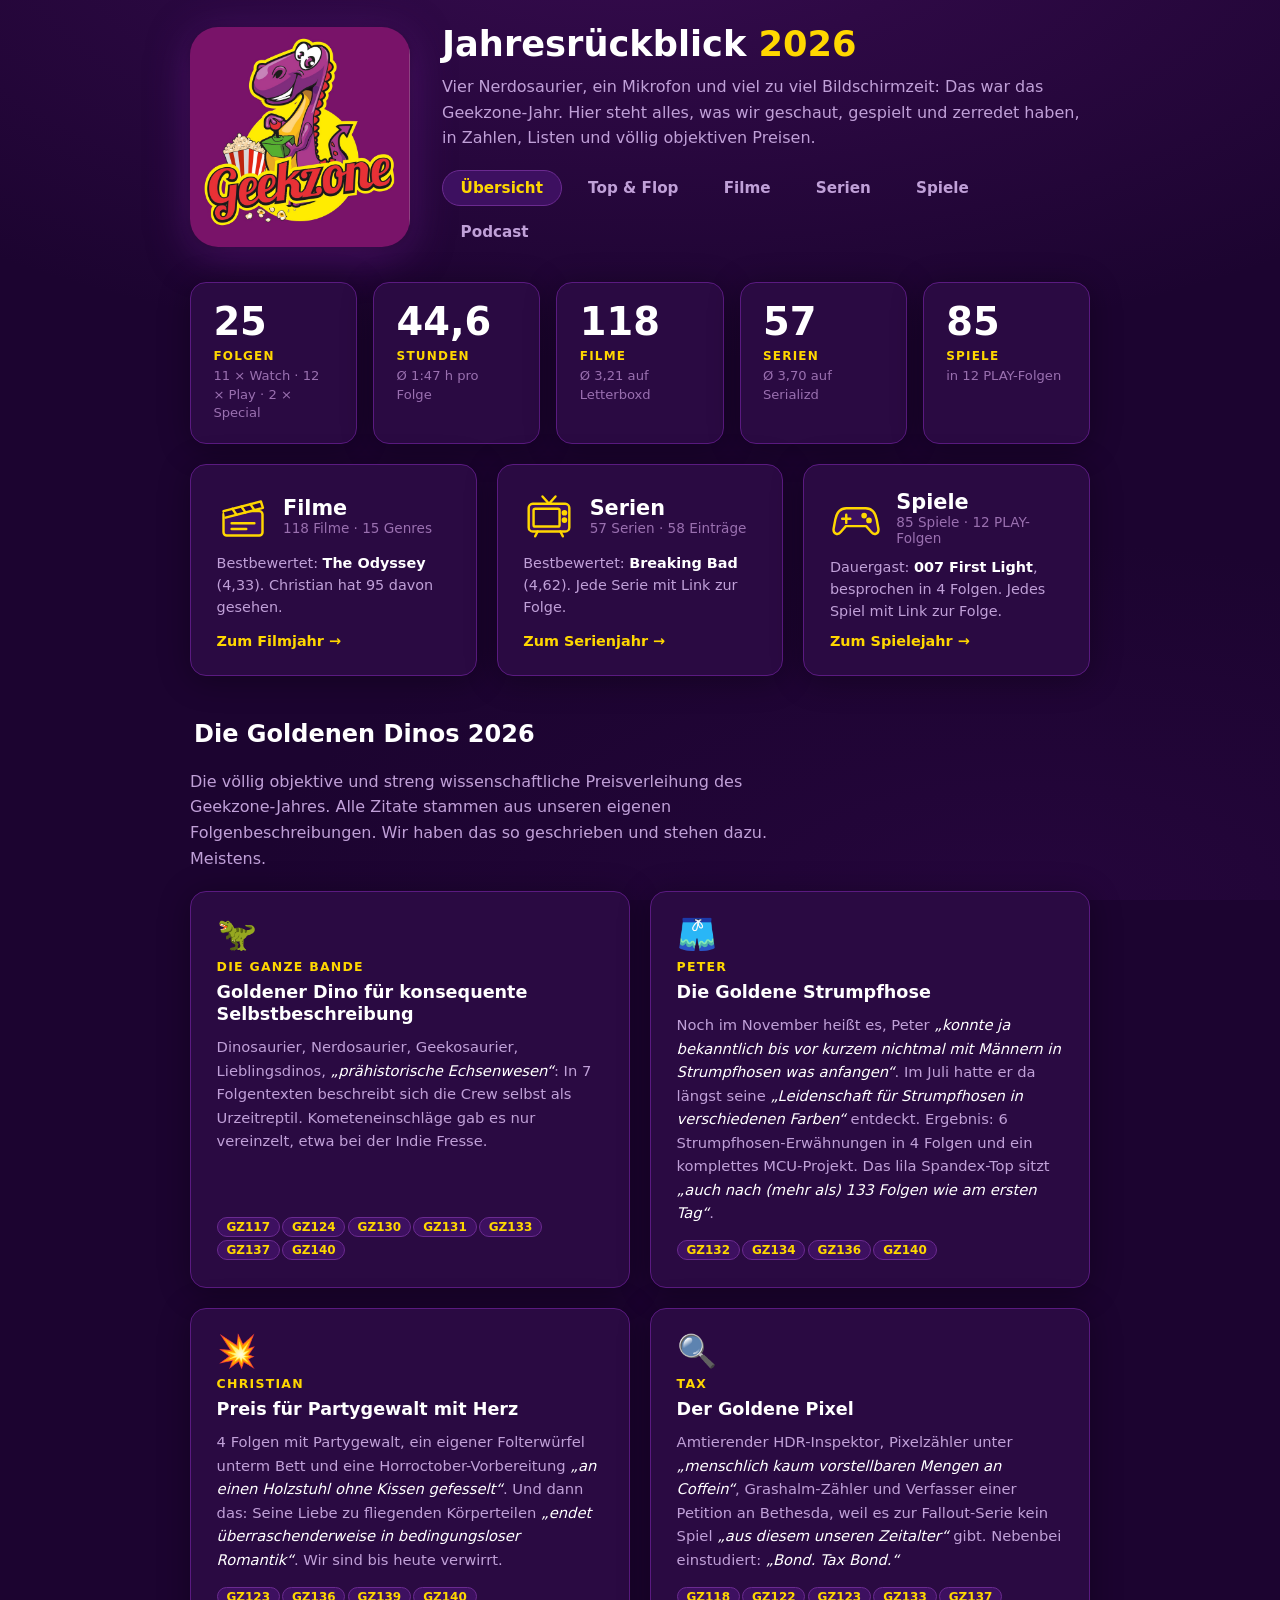
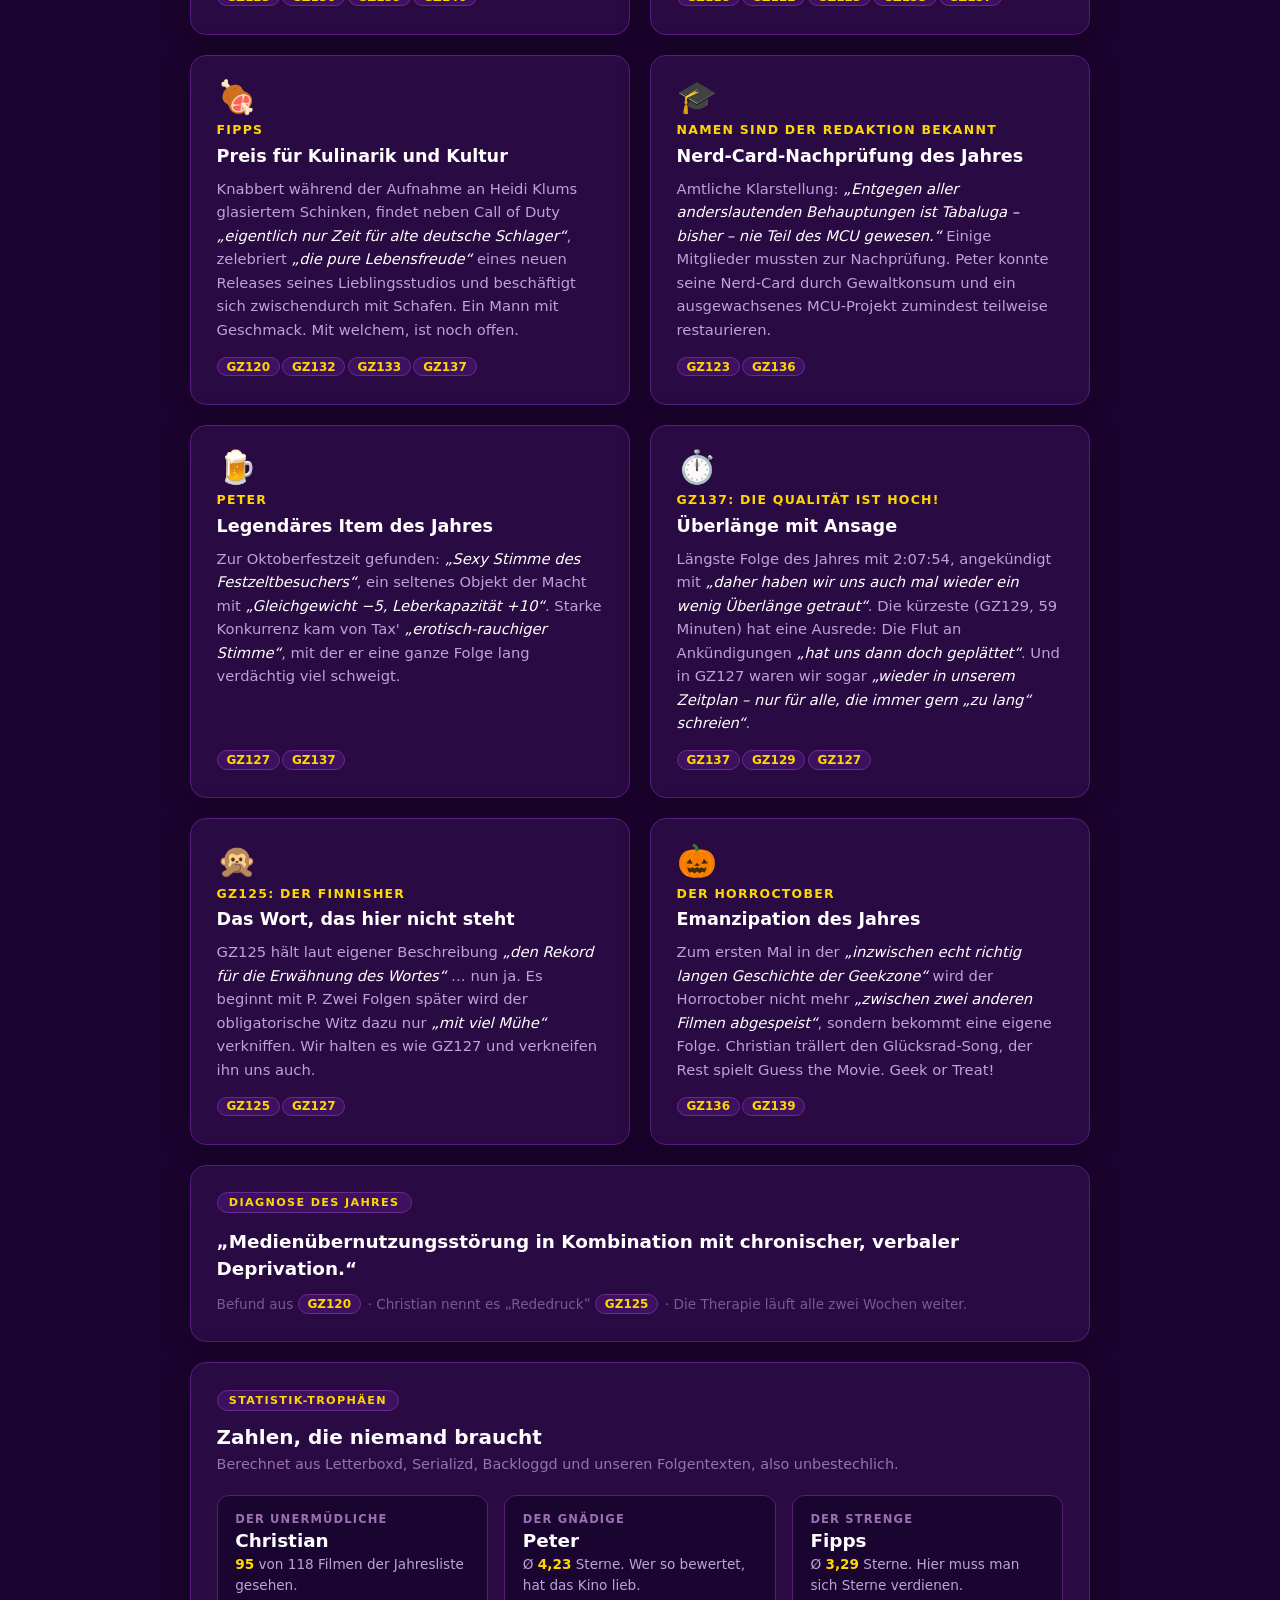
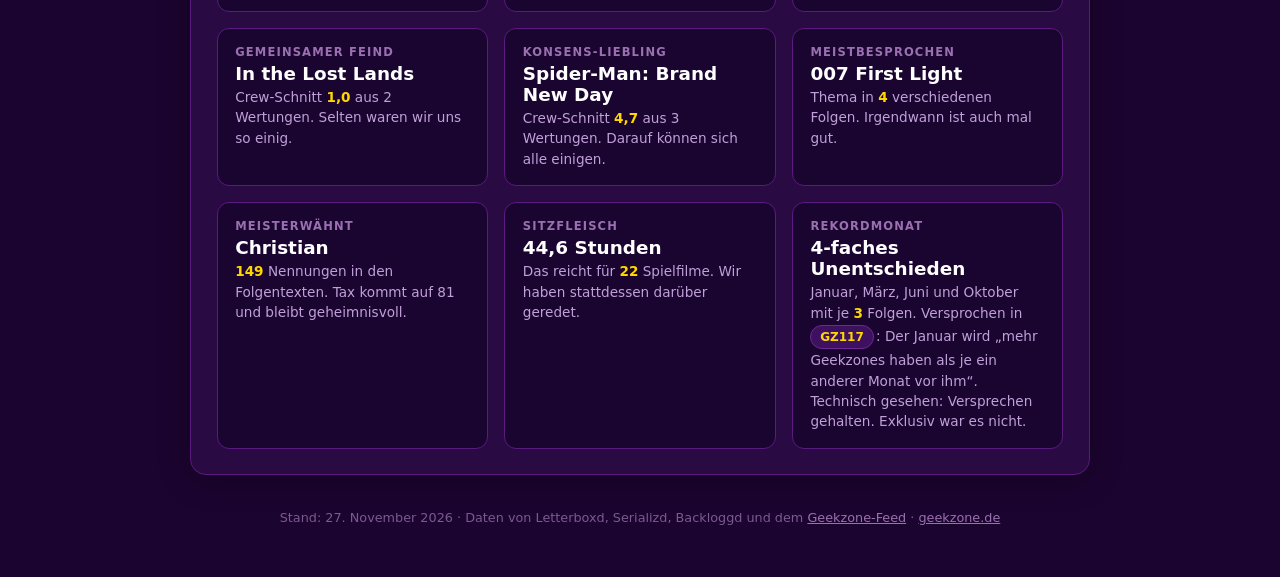
<file: index.html>
<!doctype html>
<html lang="de">
<head>
<meta charset="utf-8">
<meta name="viewport" content="width=device-width, initial-scale=1">
<title>Geekzone Jahresrückblick 2026</title>
<meta name="description" content="Der Jahresrückblick des Geekzone-Podcasts: alle Filme, Serien und Spiele 2026 – plus die Goldenen Dinos.">
<link rel="icon" href="assets/logo.jpg">
<link rel="stylesheet" href="assets/site.css">
<style>
  .kpi-row { display: grid; grid-template-columns: repeat(5, minmax(0, 1fr)); gap: 1rem; }
  .kpi-row .card { padding: 1.25rem 1.4rem; }
  .kpi-row .num { font-size: 2.4rem; font-weight: 800; color: #fff; line-height: 1; font-variant-numeric: tabular-nums; }
  .kpi-row .lbl { font-size: .75rem; color: var(--gold); font-weight: 700; text-transform: uppercase; letter-spacing: .1em; margin-top: .45rem; }
  .kpi-row .sub2 { font-size: .82rem; color: var(--ink-3); margin-top: .3rem; line-height: 1.4; }
  @media (max-width: 860px) { .kpi-row { grid-template-columns: repeat(2, minmax(0, 1fr)); } .kpi-row > :first-child { grid-column: 1 / -1; } .kpi-row .num { font-size: 2rem; } }

  .tiles { display: grid; grid-template-columns: repeat(3, minmax(0, 1fr)); gap: 1.25rem; }
  @media (max-width: 760px) { .tiles { grid-template-columns: minmax(0, 1fr); } }
  a.tile, div.tile {
    display: flex; flex-direction: column; gap: .7rem; text-decoration: none;
    transition: border-color .15s, transform .15s, box-shadow .15s;
  }
  a.tile:hover, a.tile:focus-visible { border-color: var(--gold); transform: translateY(-2px); box-shadow: 0 8px 36px #6b1a8c66; outline: none; }
  .tile-head { display: flex; align-items: center; gap: .9rem; }
  .tile-head img { width: 52px; height: 52px; flex-shrink: 0; }
  .tile-head h3 { font-size: 1.3rem; font-weight: 800; color: #fff; }
  .tile-head .cnt { color: var(--ink-3); font-size: .85rem; }
  .tile p { color: var(--ink-2); font-size: .9rem; line-height: 1.5; margin: 0; }
  .tile p b { color: #fff; }
  .tile .go { margin-top: auto; color: var(--gold); font-weight: 700; font-size: .9rem; }
  div.tile { opacity: .55; }
  div.tile .go { color: var(--muted); }

  .awards-intro { color: var(--ink-2); line-height: 1.6; max-width: 62ch; }
  .awards { display: grid; grid-template-columns: repeat(2, minmax(0, 1fr)); gap: 1.25rem; }
  @media (max-width: 760px) { .awards { grid-template-columns: minmax(0, 1fr); } }
  .award { display: flex; flex-direction: column; gap: .55rem; }
  .award .badge { font-size: 2rem; line-height: 1; }
  .award h3 { font-size: 1.1rem; font-weight: 800; color: #fff; line-height: 1.25; }
  .award .who { font-size: .78rem; font-weight: 700; text-transform: uppercase; letter-spacing: .1em; color: var(--gold); }
  .award p { color: var(--ink-2); font-size: .92rem; line-height: 1.6; margin: 0; }
  .award q { color: #fff; font-style: italic; }
  .award q::before { content: "„"; } .award q::after { content: "“"; }
  .award .eps { margin-top: auto; padding-top: .3rem; }

  .trophies { display: grid; grid-template-columns: repeat(3, minmax(0, 1fr)); gap: 1rem; }
  @media (max-width: 760px) { .trophies { grid-template-columns: minmax(0, 1fr); } }
  .trophy { background: var(--surface-2); border: 1px solid var(--border); border-radius: 12px; padding: 1rem 1.1rem; }
  .trophy .t { font-size: .72rem; font-weight: 700; text-transform: uppercase; letter-spacing: .1em; color: var(--ink-3); }
  .trophy .w { font-size: 1.15rem; font-weight: 800; color: #fff; margin: .25rem 0 .2rem; }
  .trophy .d { font-size: .85rem; color: var(--ink-2); line-height: 1.5; }
  .trophy .d b { color: var(--gold); }
</style>
</head>
<body>

<header class="hero-header">
  <a href="https://www.geekzone.de/" class="hero-logo"><img src="assets/logo.jpg" alt="Geekzone"></a>
  <div class="hero-text">
    <h1>Jahresrückblick <span class="yr" id="yr">2026</span></h1>
    <p>Vier Nerdosaurier, ein Mikrofon und viel zu viel Bildschirmzeit: Das war das Geekzone-Jahr. Hier steht alles, was wir geschaut,
      gespielt und zerredet haben, in Zahlen, Listen und völlig objektiven Preisen.</p>
    <nav class="hero-nav" aria-label="Rubriken">
      <a href="index.html" class="active" aria-current="page">Übersicht</a>
      <a href="topflop.html">Top &amp; Flop</a>
      <a href="filme.html">Filme</a>
      <a href="serien.html">Serien</a>
      <a href="spiele.html">Spiele</a>
      <a href="https://www.geekzone.de/">Podcast</a>
    </nav>
  </div>
</header>

<main id="app">
  <noscript><div class="card"><p>Diese Seite braucht JavaScript.</p></div></noscript>
</main>

<footer id="footer"></footer>

<script src="data/overview-2026.js"></script>
<script src="data/films-2026.js"></script>
<script src="data/series-2026.js"></script>
<script src="data/games-2026.js"></script>
<script>
(() => {
  const O = window.GZ_OVERVIEW, F = window.GZ_FILMS, SE = window.GZ_SERIES, GA = window.GZ_GAMES;
  const app = document.getElementById('app');
  if (!O || !F || !SE || !GA) {
    app.innerHTML = '<div class="card"><p>Daten fehlen. Bitte <code>scripts/build_overview.py</code>, <code>fetch_letterboxd.py</code>, <code>build_series.py</code> und <code>build_games.py</code> ausführen.</p></div>';
    return;
  }
  const esc = s => String(s ?? '').replace(/[&<>"']/g, c => ({ '&': '&amp;', '<': '&lt;', '>': '&gt;', '"': '&quot;', "'": '&#39;' }[c]));
  const num = (v, d = 2) => v == null ? '–' : v.toLocaleString('de-DE', { minimumFractionDigits: d, maximumFractionDigits: d });
  const hms = s => `${Math.floor(s / 3600)}:${String(Math.floor(s % 3600 / 60)).padStart(2, '0')}:${String(s % 60).padStart(2, '0')}`;
  const hm = s => `${Math.floor(s / 3600)}:${String(Math.round(s % 3600 / 60)).padStart(2, '0')} h`;
  const epById = Object.fromEntries(O.episodes.map(e => [e.id, e]));
  const ep = id => { const e = epById[id]; return e ? `<a class="ep-chip" href="${esc(e.url)}" target="_blank" rel="noopener" title="${esc(e.id)}: ${esc(e.title)}">${esc(e.id)}</a>` : ''; };
  const eps = ids => `<div class="eps">${ids.map(ep).join('')}</div>`;
  const avg = xs => xs.reduce((a, b) => a + b, 0) / (xs.length || 1);

  document.getElementById('yr').textContent = O.year;
  document.title = `Geekzone Jahresrückblick ${O.year}`;

  /* ---------- Kennzahlen ---------- */
  const total = O.totalSeconds, nEp = O.episodes.length;
  const longest = O.episodes.reduce((a, b) => b.duration > a.duration ? b : a);
  const shortest = O.episodes.reduce((a, b) => b.duration < a.duration ? b : a);
  const films = F.films, series = SE.series;
  const fAvg = F.stats.avgLbRating;
  const sAvg = avg(series.filter(s => s.rating != null).map(s => s.rating));
  const topFilm = films.find(f => f.slug === F.stats.lbExtremes.best[0]);
  const topSeries = series.filter(s => s.rating != null).reduce((a, b) => b.rating > a.rating ? b : a);
  const topGame = GA.games.reduce((a, b) => b.episodes.length > a.episodes.length ? b : a);

  /* ---------- Statistik-Trophäen (aus den Daten) ---------- */
  const crew = F.podcasters.filter(p => p.hasData);
  const most = crew.reduce((a, b) => b.watched > a.watched ? b : a);
  const kind = crew.reduce((a, b) => b.avgRating > a.avgRating ? b : a);
  const strict = crew.reduce((a, b) => b.avgRating < a.avgRating ? b : a);
  const crewAvg = f => { const r = Object.values(f.ratings).filter(v => v != null); return r.length ? { n: r.length, v: avg(r) } : null; };
  const scored = films.map(f => ({ f, c: crewAvg(f) })).filter(x => x.c && x.c.n >= 2);
  const foe = scored.reduce((a, b) => b.c.v < a.c.v ? b : a);
  const fav = scored.filter(x => x.c.n >= 3).reduce((a, b) => b.c.v > a.c.v || (b.c.v === a.c.v && b.c.n > a.c.n) ? b : a, { c: { v: -1, n: 0 } });
  const talked = [...films.map(f => ({ t: f.title, n: f.episodes.filter(e => e.how === 'match').length })),
                  ...series.map(s => ({ t: s.title, n: s.episodes.filter(e => e.how === 'match').length })),
                  ...GA.games.map(g => ({ t: g.title, n: g.episodes.filter(e => e.how === 'match').length }))]
                 .reduce((a, b) => b.n > a.n ? b : a);
  const men = Object.entries(O.mentions).sort((a, b) => b[1] - a[1]);
  const MONTHS = ['Januar', 'Februar', 'März', 'April', 'Mai', 'Juni', 'Juli', 'August', 'September', 'Oktober', 'November', 'Dezember'];
  const perMonth = O.episodes.reduce((m, e) => { const k = +e.date.slice(5, 7) - 1; m[k] = (m[k] || 0) + 1; return m; }, {});
  const maxMonth = Math.max(...Object.values(perMonth));
  const topMonths = Object.keys(perMonth).filter(k => perMonth[k] === maxMonth).map(k => MONTHS[k]);
  const g = O.gags;

  app.innerHTML = `
    <section class="kpi-row" aria-label="Das Jahr in Zahlen">
      <div class="card"><div class="num">${nEp}</div><div class="lbl">Folgen</div>
        <div class="sub2">${O.byType.WATCH} × Watch · ${O.byType.PLAY} × Play · ${O.byType.SPECIAL} × Special</div></div>
      <div class="card"><div class="num">${num(total / 3600, 1)}</div><div class="lbl">Stunden</div>
        <div class="sub2">Ø ${hm(total / nEp)} pro Folge</div></div>
      <div class="card"><div class="num">${films.length}</div><div class="lbl">Filme</div>
        <div class="sub2">Ø ${num(fAvg)} auf Letterboxd</div></div>
      <div class="card"><div class="num">${SE.shows}</div><div class="lbl">Serien</div>
        <div class="sub2">Ø ${num(sAvg)} auf Serializd</div></div>
      <div class="card"><div class="num">${GA.count}</div><div class="lbl">Spiele</div>
        <div class="sub2">in ${O.byType.PLAY} PLAY-Folgen</div></div>
    </section>

    <section class="tiles" aria-label="Rubriken">
      <a class="card tile" href="filme.html">
        <div class="tile-head"><img src="assets/icons/filme.svg" alt="" width="52" height="52"><div><h3>Filme</h3><div class="cnt">${films.length} Filme · ${F.stats.genres.length} Genres</div></div></div>
        <p>Bestbewertet: <b>${esc(topFilm.title)}</b> (${num(topFilm.lbRating)}). ${esc(most.name)} hat ${most.watched} davon gesehen.</p>
        <span class="go">Zum Filmjahr →</span>
      </a>
      <a class="card tile" href="serien.html">
        <div class="tile-head"><img src="assets/icons/serien.svg" alt="" width="52" height="52"><div><h3>Serien</h3><div class="cnt">${SE.shows} Serien · ${SE.count} Einträge</div></div></div>
        <p>Bestbewertet: <b>${esc(topSeries.title)}</b> (${num(topSeries.rating)}). Jede Serie mit Link zur Folge.</p>
        <span class="go">Zum Serienjahr →</span>
      </a>
      <a class="card tile" href="spiele.html">
        <div class="tile-head"><img src="assets/icons/spiele.svg" alt="" width="52" height="52"><div><h3>Spiele</h3><div class="cnt">${GA.count} Spiele · ${O.byType.PLAY} PLAY-Folgen</div></div></div>
        <p>Dauergast: <b>${esc(topGame.title)}</b>, besprochen in ${topGame.episodes.length} Folgen. Jedes Spiel mit Link zur Folge.</p>
        <span class="go">Zum Spielejahr →</span>
      </a>
    </section>

    <div class="section-title"><h2>Die Goldenen Dinos ${O.year}</h2></div>
    <p class="awards-intro">Die völlig objektive und streng wissenschaftliche Preisverleihung des Geekzone-Jahres.
      Alle Zitate stammen aus unseren eigenen Folgenbeschreibungen. Wir haben das so geschrieben und stehen dazu. Meistens.</p>

    <section class="awards">
      <article class="card award">
        <div class="badge" aria-hidden="true">🦖</div>
        <span class="who">Die ganze Bande</span>
        <h3>Goldener Dino für konsequente Selbstbeschreibung</h3>
        <p>Dinosaurier, Nerdosaurier, Geekosaurier, Lieblingsdinos, <q>prähistorische Echsenwesen</q>: In ${g.dinos.episodes.length} Folgentexten
          beschreibt sich die Crew selbst als Urzeitreptil. Kometeneinschläge gab es nur vereinzelt, etwa bei der Indie Fresse.</p>
        ${eps(g.dinos.episodes)}
      </article>

      <article class="card award">
        <div class="badge" aria-hidden="true">🩳</div>
        <span class="who">Peter</span>
        <h3>Die Goldene Strumpfhose</h3>
        <p>Noch im November heißt es, Peter <q>konnte ja bekanntlich bis vor kurzem nichtmal mit Männern in Strumpfhosen was anfangen</q>.
          Im Juli hatte er da längst seine <q>Leidenschaft für Strumpfhosen in verschiedenen Farben</q> entdeckt. Ergebnis:
          ${g.strumpfhosen.count} Strumpfhosen-Erwähnungen in ${g.strumpfhosen.episodes.length} Folgen und ein komplettes MCU-Projekt.
          Das lila Spandex-Top sitzt <q>auch nach (mehr als) 133 Folgen wie am ersten Tag</q>.</p>
        ${eps(['GZ132', 'GZ134', 'GZ136', 'GZ140'])}
      </article>

      <article class="card award">
        <div class="badge" aria-hidden="true">💥</div>
        <span class="who">Christian</span>
        <h3>Preis für Partygewalt mit Herz</h3>
        <p>${g.partygewalt.episodes.length} Folgen mit Partygewalt, ein eigener Folterwürfel unterm Bett und eine Horroctober-Vorbereitung
          <q>an einen Holzstuhl ohne Kissen gefesselt</q>. Und dann das: Seine Liebe zu fliegenden Körperteilen
          <q>endet überraschenderweise in bedingungsloser Romantik</q>. Wir sind bis heute verwirrt.</p>
        ${eps(['GZ123', 'GZ136', 'GZ139', 'GZ140'])}
      </article>

      <article class="card award">
        <div class="badge" aria-hidden="true">🔍</div>
        <span class="who">Tax</span>
        <h3>Der Goldene Pixel</h3>
        <p>Amtierender HDR-Inspektor, Pixelzähler unter <q>menschlich kaum vorstellbaren Mengen an Coffein</q>, Grashalm-Zähler und Verfasser
          einer Petition an Bethesda, weil es zur Fallout-Serie kein Spiel <q>aus diesem unseren Zeitalter</q> gibt.
          Nebenbei einstudiert: <q>Bond. Tax Bond.</q></p>
        ${eps(['GZ118', 'GZ122', 'GZ123', 'GZ133', 'GZ137'])}
      </article>

      <article class="card award">
        <div class="badge" aria-hidden="true">🍖</div>
        <span class="who">Fipps</span>
        <h3>Preis für Kulinarik und Kultur</h3>
        <p>Knabbert während der Aufnahme an Heidi Klums glasiertem Schinken, findet neben Call of Duty <q>eigentlich nur Zeit für alte deutsche
          Schlager</q>, zelebriert <q>die pure Lebensfreude</q> eines neuen Releases seines Lieblingsstudios und beschäftigt sich
          zwischendurch mit Schafen. Ein Mann mit Geschmack. Mit welchem, ist noch offen.</p>
        ${eps(['GZ120', 'GZ132', 'GZ133', 'GZ137'])}
      </article>

      <article class="card award">
        <div class="badge" aria-hidden="true">🎓</div>
        <span class="who">Namen sind der Redaktion bekannt</span>
        <h3>Nerd-Card-Nachprüfung des Jahres</h3>
        <p>Amtliche Klarstellung: <q>Entgegen aller anderslautenden Behauptungen ist Tabaluga – bisher – nie Teil des MCU gewesen.</q>
          Einige Mitglieder mussten zur Nachprüfung. Peter konnte seine Nerd-Card durch Gewaltkonsum und ein ausgewachsenes MCU-Projekt
          zumindest teilweise restaurieren.</p>
        ${eps(['GZ123', 'GZ136'])}
      </article>

      <article class="card award">
        <div class="badge" aria-hidden="true">🍺</div>
        <span class="who">Peter</span>
        <h3>Legendäres Item des Jahres</h3>
        <p>Zur Oktoberfestzeit gefunden: <q>Sexy Stimme des Festzeltbesuchers</q>, ein seltenes Objekt der Macht mit
          <q>Gleichgewicht −5, Leberkapazität +10</q>. Starke Konkurrenz kam von Tax' <q>erotisch-rauchiger Stimme</q>,
          mit der er eine ganze Folge lang verdächtig viel schweigt.</p>
        ${eps(['GZ127', 'GZ137'])}
      </article>

      <article class="card award">
        <div class="badge" aria-hidden="true">⏱️</div>
        <span class="who">${esc(longest.id)}: ${esc(longest.title)}</span>
        <h3>Überlänge mit Ansage</h3>
        <p>Längste Folge des Jahres mit ${hms(longest.duration)}, angekündigt mit <q>daher haben wir uns auch mal wieder ein wenig Überlänge getraut</q>.
          Die kürzeste (${esc(shortest.id)}, ${Math.round(shortest.duration / 60)} Minuten) hat eine Ausrede: Die Flut an Ankündigungen <q>hat uns dann doch geplättet</q>.
          Und in GZ127 waren wir sogar <q>wieder in unserem Zeitplan – nur für alle, die immer gern „zu lang“ schreien</q>.</p>
        ${eps([longest.id, shortest.id, 'GZ127'])}
      </article>

      <article class="card award">
        <div class="badge" aria-hidden="true">🙊</div>
        <span class="who">GZ125: Der Finnisher</span>
        <h3>Das Wort, das hier nicht steht</h3>
        <p>GZ125 hält laut eigener Beschreibung <q>den Rekord für die Erwähnung des Wortes</q> … nun ja. Es beginnt mit P.
          Zwei Folgen später wird der obligatorische Witz dazu nur <q>mit viel Mühe</q> verkniffen. Wir halten es wie GZ127 und verkneifen ihn uns auch.</p>
        ${eps(['GZ125', 'GZ127'])}
      </article>

      <article class="card award">
        <div class="badge" aria-hidden="true">🎃</div>
        <span class="who">Der Horroctober</span>
        <h3>Emanzipation des Jahres</h3>
        <p>Zum ersten Mal in der <q>inzwischen echt richtig langen Geschichte der Geekzone</q> wird der Horroctober nicht mehr
          <q>zwischen zwei anderen Filmen abgespeist</q>, sondern bekommt eine eigene Folge. Christian trällert den Glücksrad-Song,
          der Rest spielt Guess the Movie. Geek or Treat!</p>
        ${eps(['GZ136', 'GZ139'])}
      </article>
    </section>

    <section class="card">
      <span class="card-label">Diagnose des Jahres</span>
      <p style="color:#fff;font-size:1.15rem;font-weight:700;line-height:1.5;margin:0 0 .6rem">
        „Medienübernutzungsstörung in Kombination mit chronischer, verbaler Deprivation.“</p>
      <p class="muted" style="margin:0">Befund aus ${ep('GZ120')} · Christian nennt es <q>Rededruck</q> ${ep('GZ125')} · Die Therapie läuft alle zwei Wochen weiter.</p>
    </section>

    <section class="card">
      <span class="card-label">Statistik-Trophäen</span>
      <h2>Zahlen, die niemand braucht</h2>
      <p class="sub">Berechnet aus Letterboxd, Serializd, Backloggd und unseren Folgentexten, also unbestechlich.</p>
      <div class="trophies">
        <div class="trophy"><div class="t">Der Unermüdliche</div><div class="w">${esc(most.name)}</div>
          <div class="d"><b>${most.watched}</b> von ${films.length} Filmen der Jahresliste gesehen.</div></div>
        <div class="trophy"><div class="t">Der Gnädige</div><div class="w">${esc(kind.name)}</div>
          <div class="d">Ø <b>${num(kind.avgRating)}</b> Sterne. Wer so bewertet, hat das Kino lieb.</div></div>
        <div class="trophy"><div class="t">Der Strenge</div><div class="w">${esc(strict.name)}</div>
          <div class="d">Ø <b>${num(strict.avgRating)}</b> Sterne. Hier muss man sich Sterne verdienen.</div></div>
        <div class="trophy"><div class="t">Gemeinsamer Feind</div><div class="w">${esc(foe.f.title)}</div>
          <div class="d">Crew-Schnitt <b>${num(foe.c.v, 1)}</b> aus ${foe.c.n} Wertungen. Selten waren wir uns so einig.</div></div>
        ${fav.f ? `<div class="trophy"><div class="t">Konsens-Liebling</div><div class="w">${esc(fav.f.title)}</div>
          <div class="d">Crew-Schnitt <b>${num(fav.c.v, 1)}</b> aus ${fav.c.n} Wertungen. Darauf können sich alle einigen.</div></div>` : ''}
        <div class="trophy"><div class="t">Meistbesprochen</div><div class="w">${esc(talked.t)}</div>
          <div class="d">Thema in <b>${talked.n}</b> verschiedenen Folgen. Irgendwann ist auch mal gut.</div></div>
        <div class="trophy"><div class="t">Meisterwähnt</div><div class="w">${esc(men[0][0])}</div>
          <div class="d"><b>${men[0][1]}</b> Nennungen in den Folgentexten. ${esc(men[men.length - 1][0])} kommt auf ${men[men.length - 1][1]} und bleibt geheimnisvoll.</div></div>
        <div class="trophy"><div class="t">Sitzfleisch</div><div class="w">${num(total / 3600, 1)} Stunden</div>
          <div class="d">Das reicht für <b>${Math.floor(total / (2 * 3600))}</b> Spielfilme. Wir haben stattdessen darüber geredet.</div></div>
        <div class="trophy"><div class="t">Rekordmonat</div><div class="w">${topMonths.length > 2 ? `${topMonths.length}-faches Unentschieden` : topMonths.join(' & ')}</div>
          <div class="d">${topMonths.length > 2 ? esc(topMonths.join(', ').replace(/, ([^,]*)$/, ' und $1')) + ' mit je' : 'Je'} <b>${maxMonth}</b> Folgen.
            Versprochen in ${ep('GZ117')}: Der Januar wird <q>mehr Geekzones haben als je ein anderer Monat vor ihm</q>.${topMonths.length > 1 && topMonths.includes('Januar') ? ' Technisch gesehen: Versprechen gehalten. Exklusiv war es nicht.' : ''}</div></div>
      </div>
    </section>
  `;

  document.getElementById('footer').innerHTML = `
    Stand: ${new Date(O.generated + 'T12:00:00').toLocaleDateString('de-DE', { day: 'numeric', month: 'long', year: 'numeric' })} ·
    Daten von Letterboxd, Serializd, Backloggd und dem <a href="https://www.geekzone.de/feed/mp3">Geekzone-Feed</a> ·
    <a href="https://www.geekzone.de/">geekzone.de</a>`;
})();
</script>
</body>
</html>
</file>
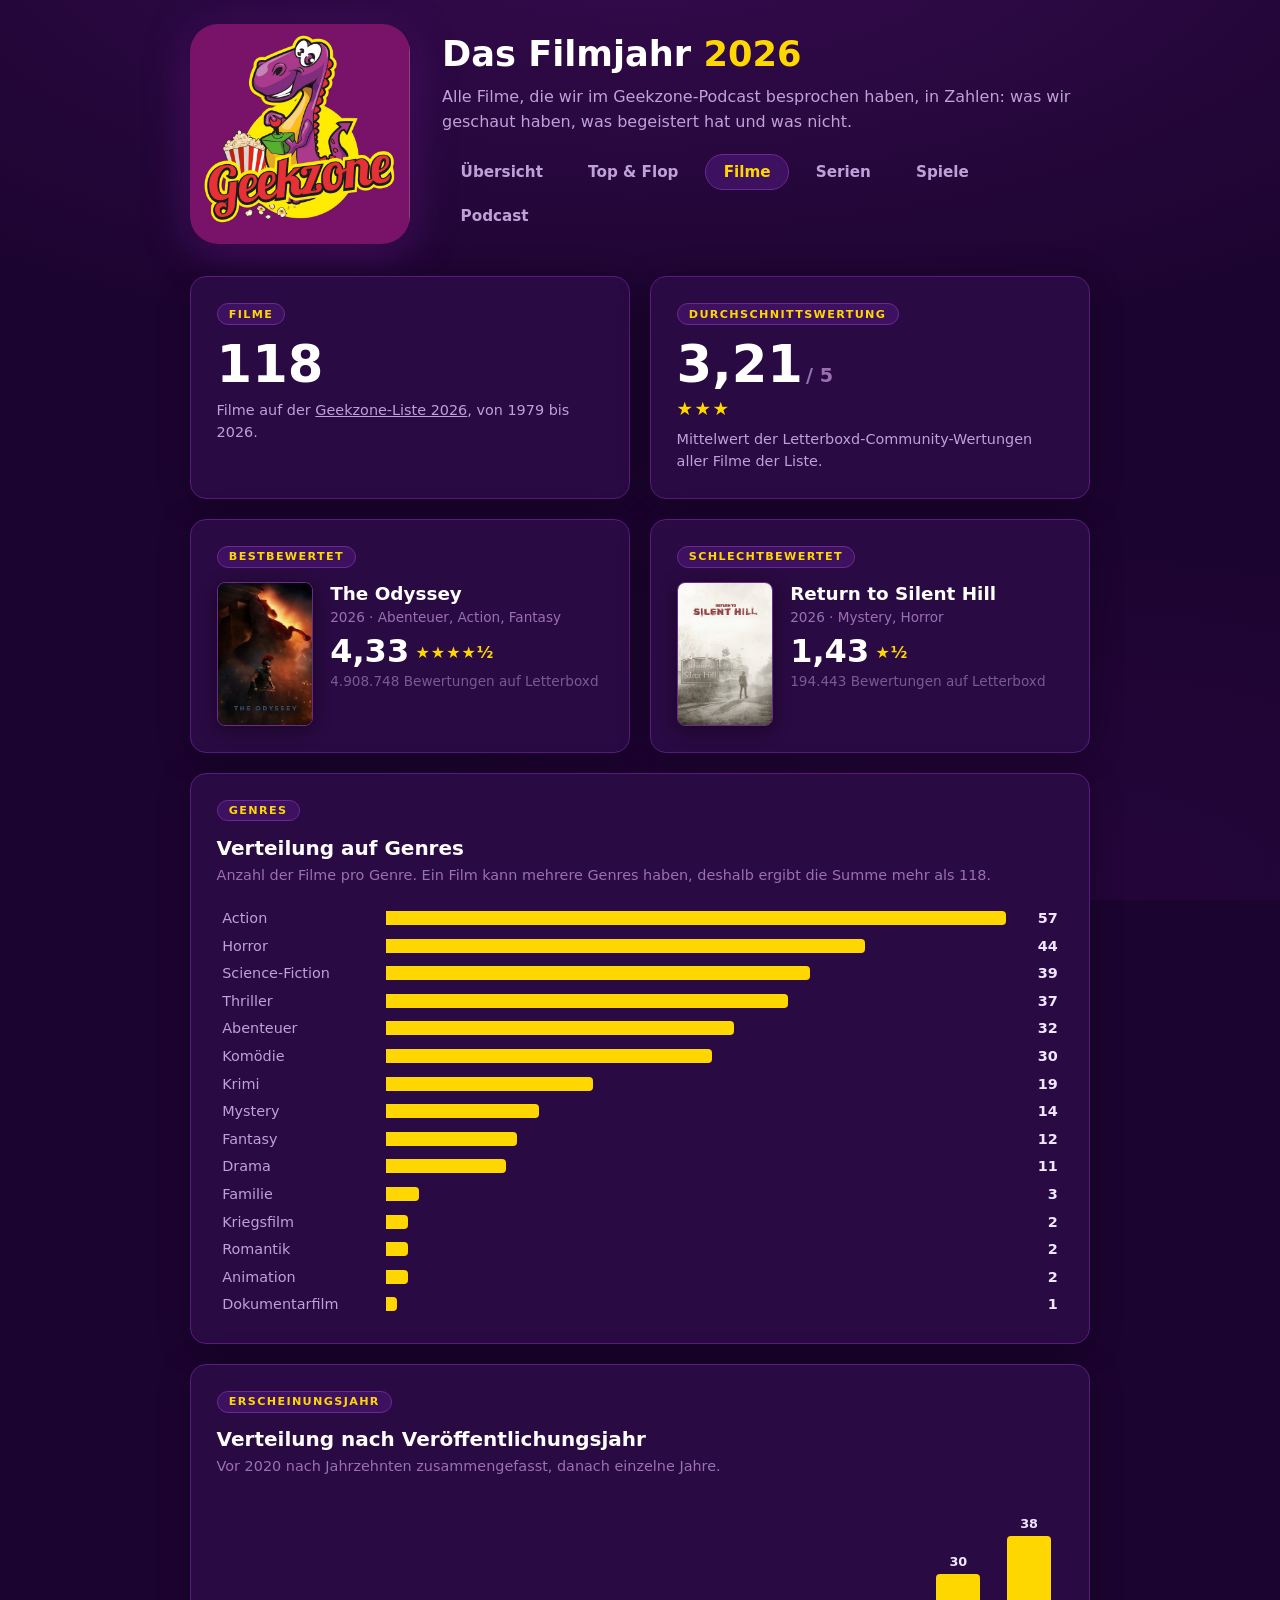
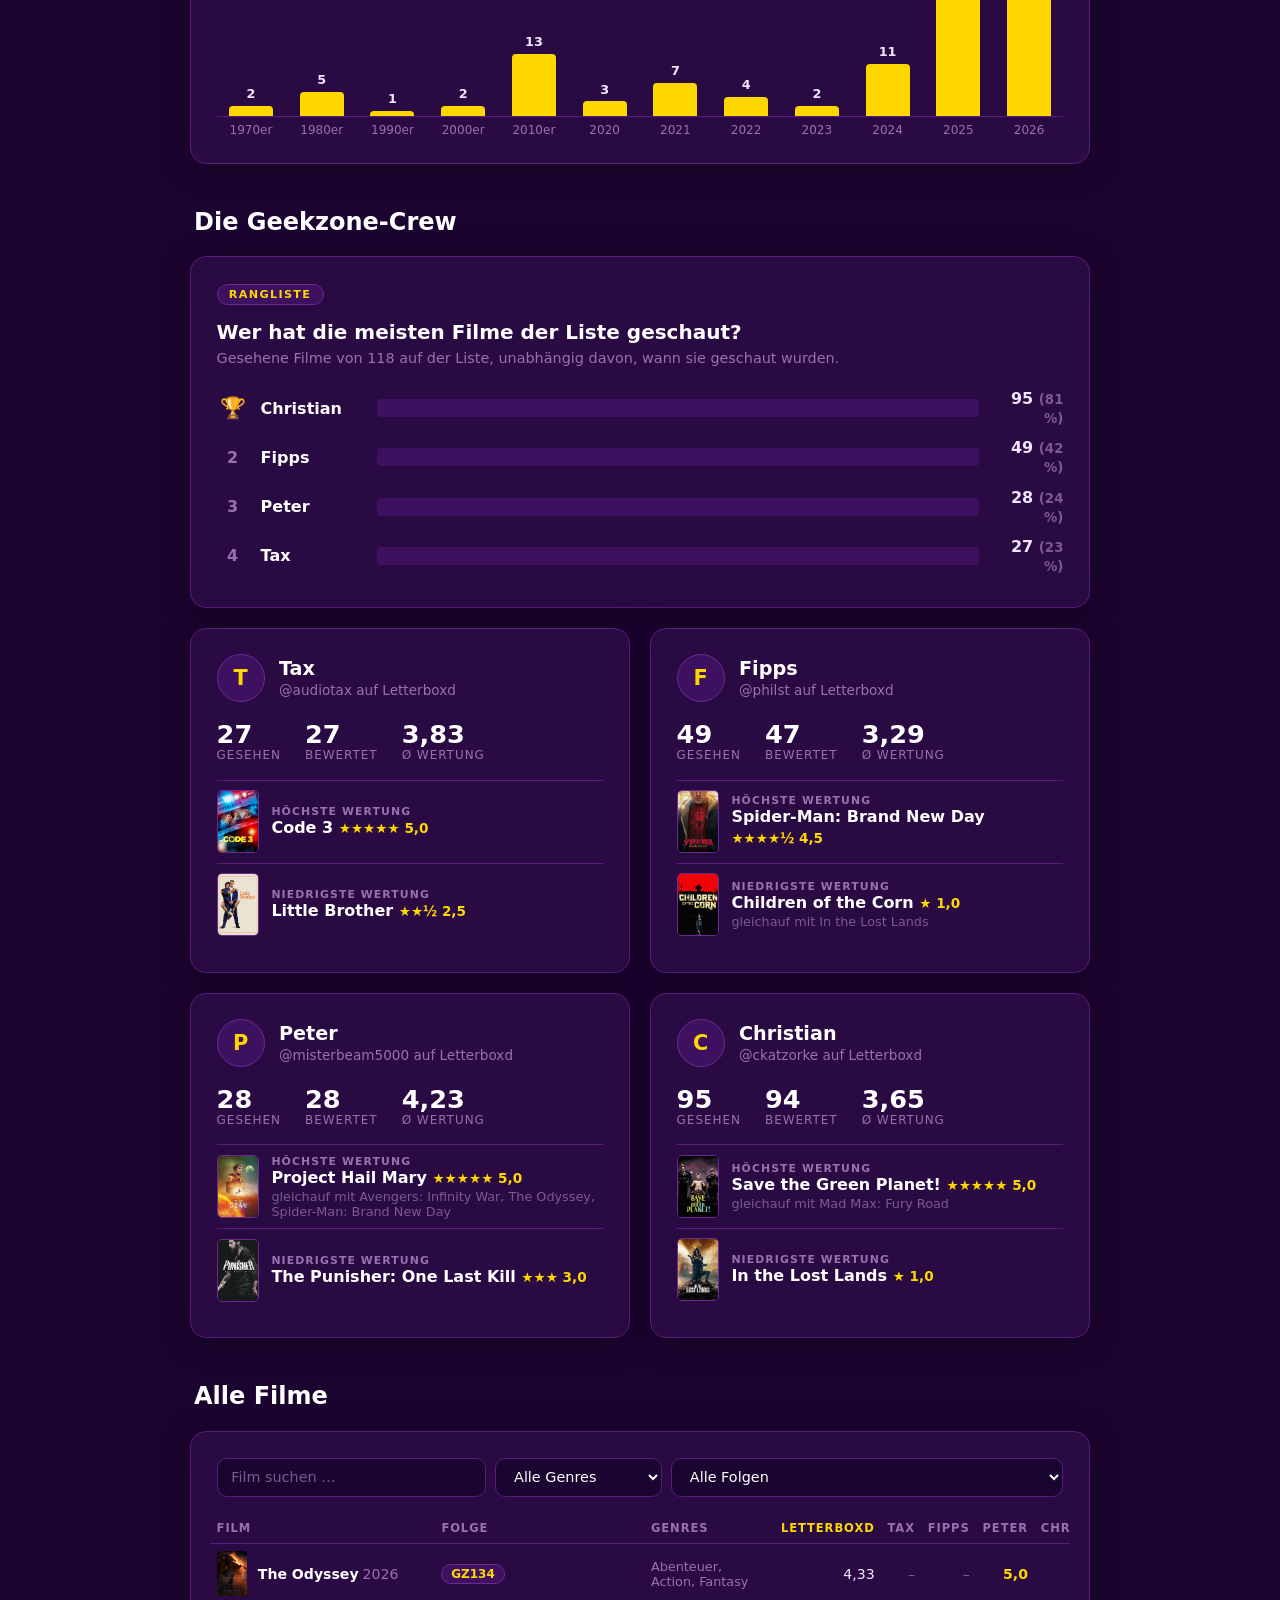
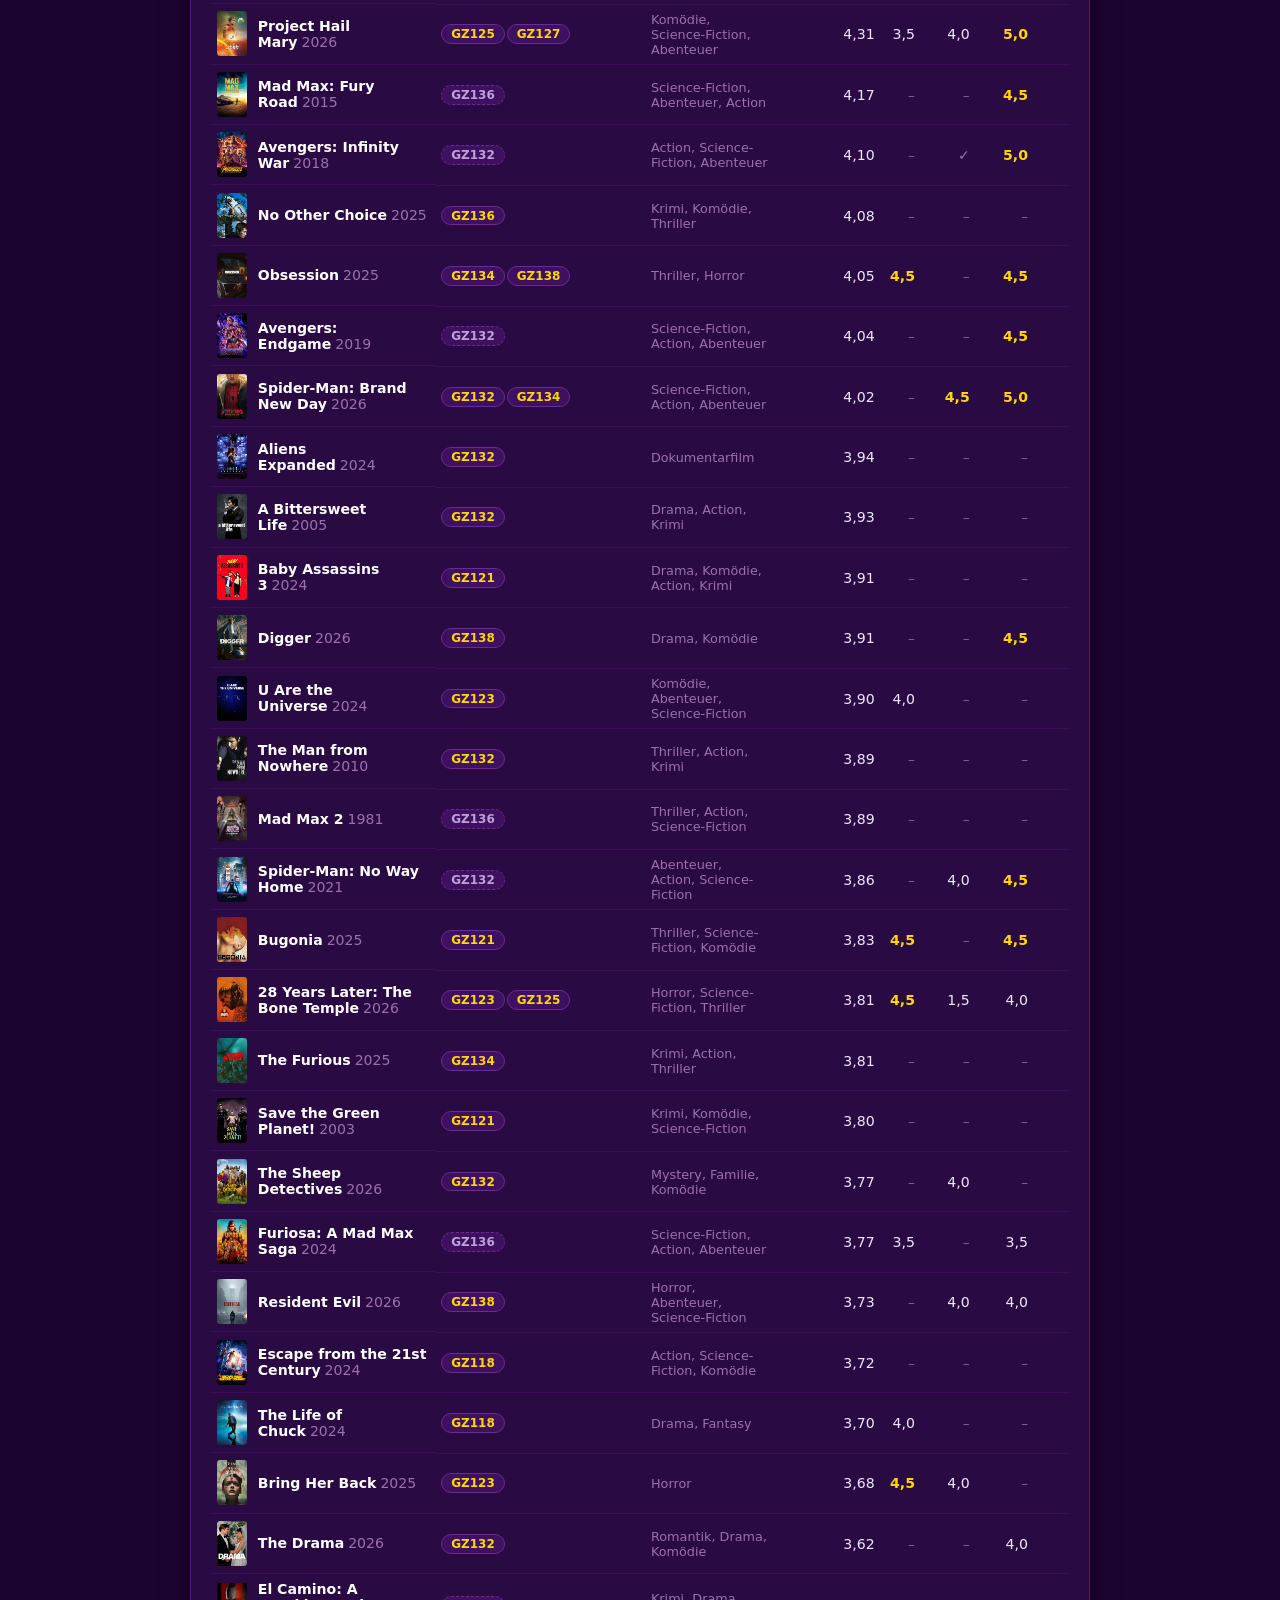
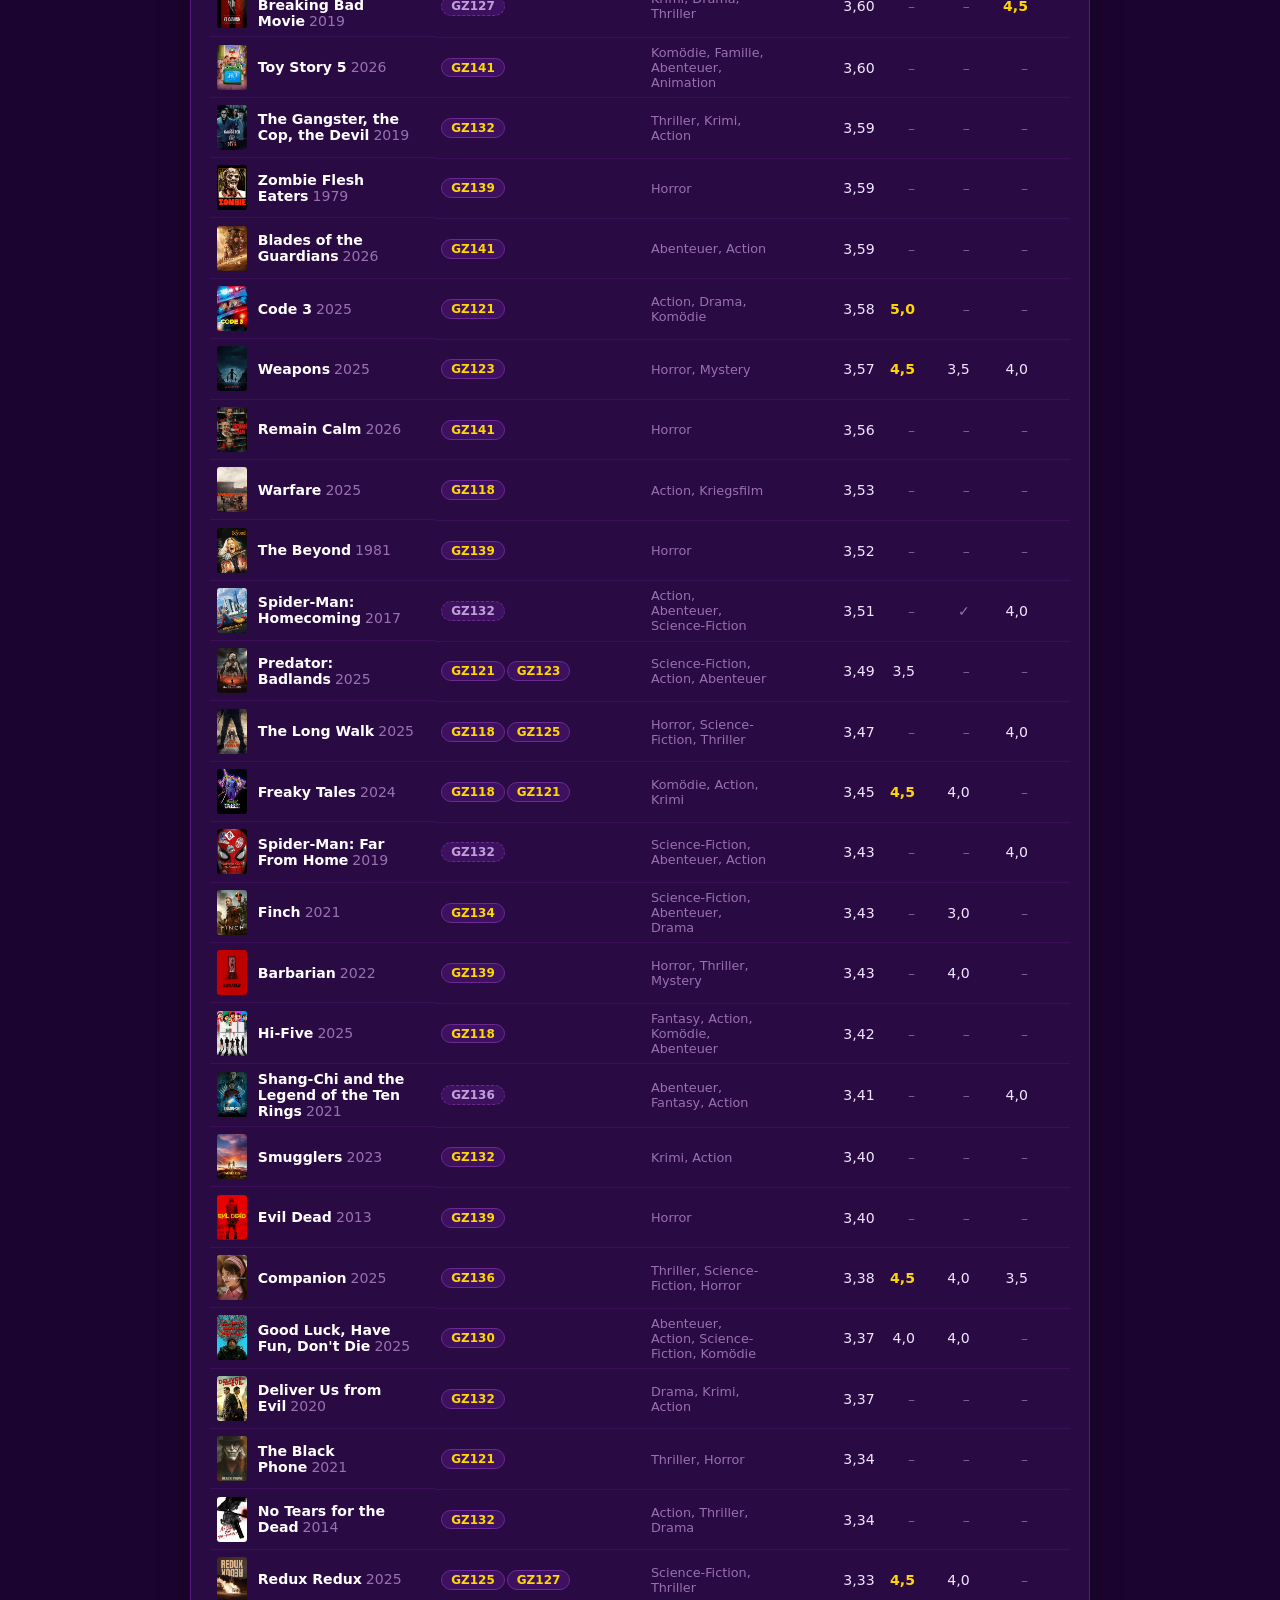
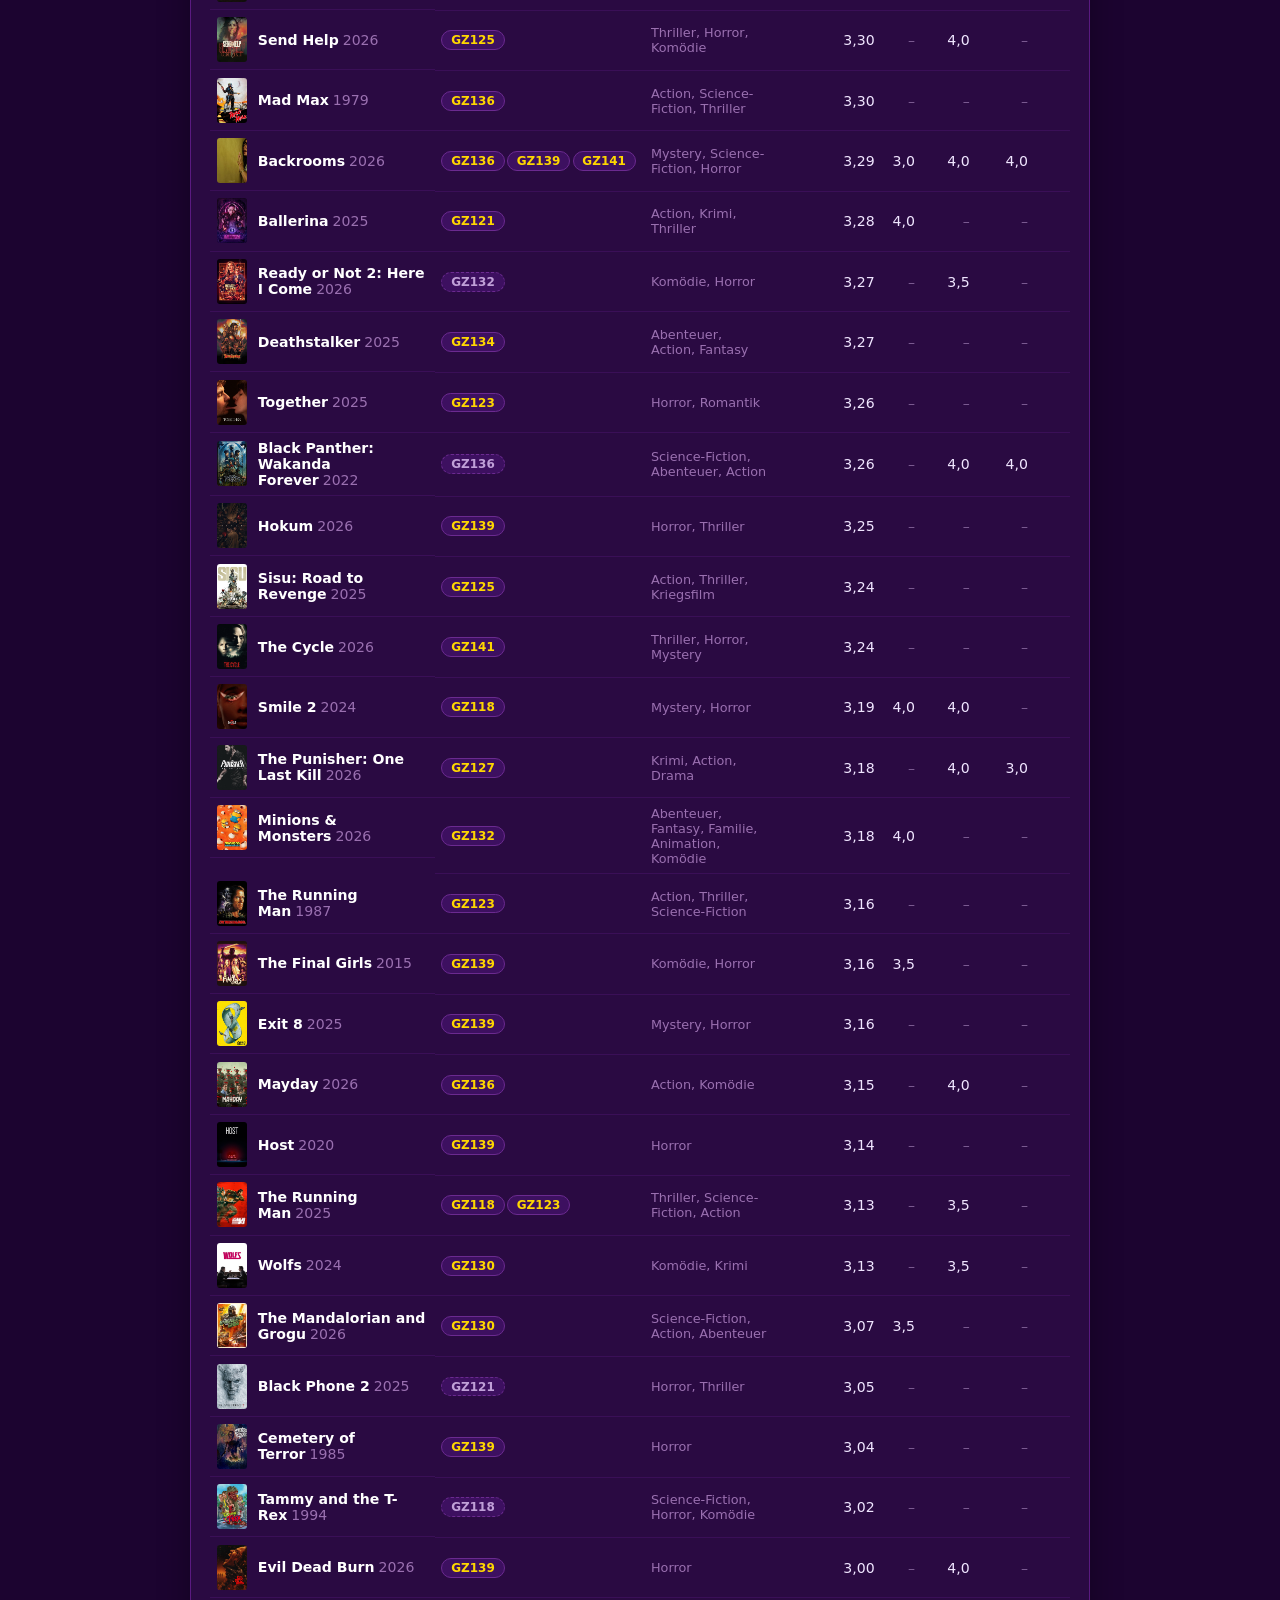
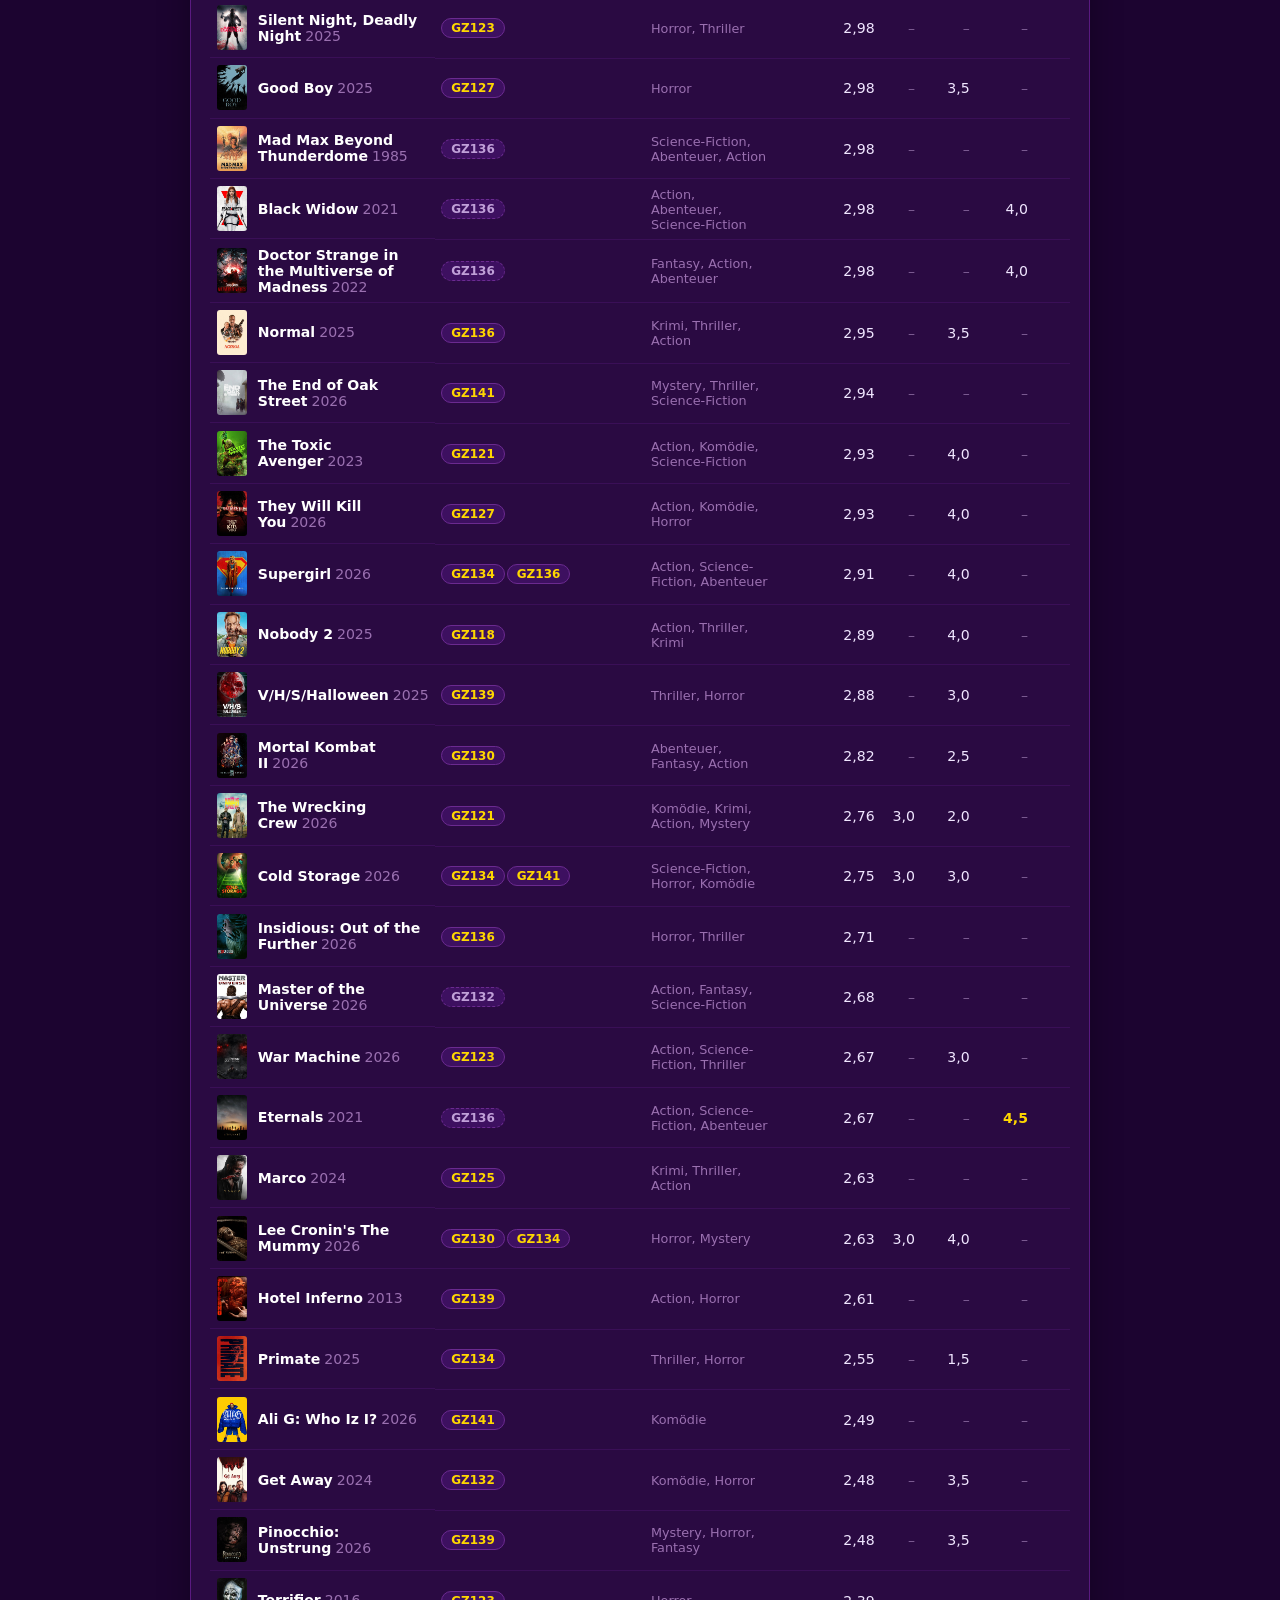
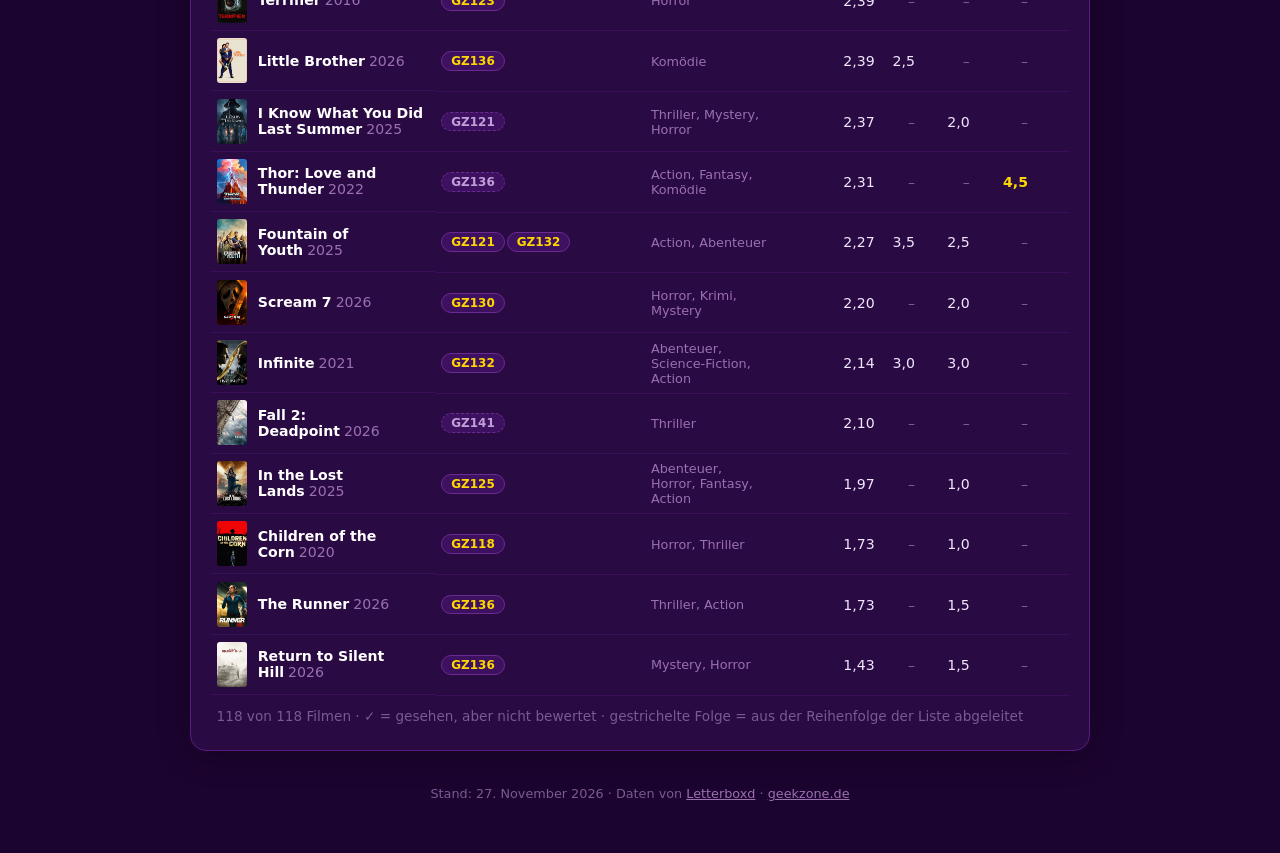
<file: filme.html>
<!doctype html>
<html lang="de">
<head>
<meta charset="utf-8">
<meta name="viewport" content="width=device-width, initial-scale=1">
<title>Geekzone Filmjahr 2026</title>
<meta name="description" content="Der Jahresrückblick des Geekzone-Podcasts: alle besprochenen Filme 2026 in Zahlen.">
<link rel="icon" href="assets/logo.jpg">
<link rel="stylesheet" href="assets/site.css">
</head>
<body>

<header class="hero-header">
  <a href="index.html" class="hero-logo"><img src="assets/logo.jpg" alt="Geekzone"></a>
  <div class="hero-text">
    <h1>Das Filmjahr <span class="yr" id="yr">2026</span></h1>
    <p id="intro">Alle Filme, die wir im Geekzone-Podcast besprochen haben, in Zahlen: was wir geschaut haben, was begeistert hat und was nicht.</p>
    <nav class="hero-nav" aria-label="Rubriken">
      <a href="index.html">Übersicht</a>
      <a href="topflop.html">Top &amp; Flop</a>
      <a href="filme.html" class="active" aria-current="page">Filme</a>
      <a href="serien.html">Serien</a>
      <a href="spiele.html">Spiele</a>
      <a href="https://www.geekzone.de/">Podcast</a>
    </nav>
  </div>
</header>

<main id="app">
  <noscript><div class="card"><p>Diese Seite braucht JavaScript.</p></div></noscript>
</main>

<footer id="footer"></footer>
<div class="tip" id="tip" role="tooltip"></div>

<script src="data/films-2026.js"></script>
<script>
(() => {
  const D = window.GZ_FILMS;
  const app = document.getElementById('app');
  if (!D) { app.innerHTML = '<div class="card"><p>Keine Daten gefunden. Bitte <code>python3 scripts/fetch_letterboxd.py</code> ausführen.</p></div>'; return; }

  const GENRE_DE = {
    'Action': 'Action', 'Adventure': 'Abenteuer', 'Animation': 'Animation', 'Comedy': 'Komödie',
    'Crime': 'Krimi', 'Documentary': 'Dokumentarfilm', 'Drama': 'Drama', 'Family': 'Familie',
    'Fantasy': 'Fantasy', 'History': 'Historie', 'Horror': 'Horror', 'Music': 'Musik',
    'Mystery': 'Mystery', 'Romance': 'Romantik', 'Science Fiction': 'Science-Fiction',
    'Thriller': 'Thriller', 'TV Movie': 'TV-Film', 'War': 'Kriegsfilm', 'Western': 'Western'
  };
  const gde = g => GENRE_DE[g] || g;
  const esc = s => String(s ?? '').replace(/[&<>"']/g, c => ({ '&': '&amp;', '<': '&lt;', '>': '&gt;', '"': '&quot;', "'": '&#39;' }[c]));
  const num = (v, d = 2) => v == null ? '–' : v.toLocaleString('de-DE', { minimumFractionDigits: d, maximumFractionDigits: d });
  const stars = v => {
    if (v == null) return '';
    const r = Math.round(v * 2) / 2;
    return '★'.repeat(Math.floor(r)) + (r % 1 ? '½' : '');
  };
  const bySlug = Object.fromEntries(D.films.map(f => [f.slug, f]));
  const S = D.stats;
  const people = D.podcasters;
  const order = ['audiotax', 'philst', 'misterbeam5000', 'ckatzorke'];
  const nameOf = Object.fromEntries(people.map(p => [p.user, p.name]));
  D.films.forEach(f => { f.episodes = f.episodes || []; });
  const episodes = D.episodes || [];
  const hasEps = D.films.some(f => f.episodes.length);
  const fmtDate = iso => new Date(iso + 'T12:00:00').toLocaleDateString('de-DE', { day: 'numeric', month: 'long', year: 'numeric' });

  document.getElementById('yr').textContent = D.year;
  document.title = `Geekzone Filmjahr ${D.year}`;

  /* ---------- Bausteine ---------- */
  const feature = (f, label) => `
    <div class="feature">
      <a href="${esc(f.url)}" target="_blank" rel="noopener"><img src="${esc(f.poster)}" alt="" loading="lazy" width="96" height="144"></a>
      <div>
        <h3><a href="${esc(f.url)}" target="_blank" rel="noopener">${esc(f.title)}</a></h3>
        <div class="meta">${f.year ?? ''}${f.genres.length ? ' · ' + f.genres.slice(0, 3).map(gde).join(', ') : ''}</div>
        <div class="score">${num(f.lbRating)}<span class="stars" aria-hidden="true">${stars(f.lbRating)}</span></div>
        <div class="muted" style="margin-top:.4rem">${label}</div>
      </div>
    </div>`;

  const ex = S.lbExtremes;
  const ratingsCount = f => f.lbRatingCount ? `${f.lbRatingCount.toLocaleString('de-DE')} Bewertungen auf Letterboxd` : 'Letterboxd-Community';

  /* ---------- Jahre gruppieren: Jahrzehnte vor 2020, danach einzelne Jahre ---------- */
  const yearBuckets = (() => {
    const m = new Map();
    for (const f of D.films) {
      if (!f.year) continue;
      const key = f.year < 2020 ? `${Math.floor(f.year / 10) * 10}er` : String(f.year);
      const sortKey = f.year < 2020 ? Math.floor(f.year / 10) * 10 : f.year;
      if (!m.has(key)) m.set(key, { label: key, sort: sortKey, films: [] });
      m.get(key).films.push(f);
    }
    // Lücken bei Jahrzehnten/Jahren auffüllen, damit die Zeitachse ehrlich bleibt
    const keys = [...m.values()].map(b => b.sort);
    const min = Math.min(...keys), out = [];
    for (let d = Math.floor(min / 10) * 10; d < 2020; d += 10) { const k = `${d}er`; out.push(m.get(k) || { label: k, sort: d, films: [] }); }
    for (let y = 2020; y <= D.year; y++) { const k = String(y); out.push(m.get(k) || { label: k, sort: y, films: [] }); }
    return out;
  })();

  const genreFilms = g => D.films.filter(f => f.genres.includes(g));
  const titleList = (films, max = 8) => {
    const s = films.slice().sort((a, b) => (b.lbRating ?? 0) - (a.lbRating ?? 0));
    return s.slice(0, max).map(f => esc(f.title)).join('<br>') + (s.length > max ? `<br><span class="muted">… und ${s.length - max} weitere</span>` : '');
  };

  /* ---------- Podcaster ---------- */
  const anyData = people.some(p => p.hasData);
  const maxWatched = D.films.length;
  const ranking = people.slice().sort((a, b) => b.watched - a.watched);
  const pick = (slugs, value, tag) => {
    if (!slugs || !slugs.length) return `<div class="pick"><div><div class="tag">${tag}</div><div class="muted">noch nichts bewertet</div></div></div>`;
    const f = bySlug[slugs[0]];
    const more = slugs.length > 1 ? `<div class="more">gleichauf mit ${slugs.slice(1, 4).map(s => esc(bySlug[s].title)).join(', ')}${slugs.length > 4 ? ` und ${slugs.length - 4} weiteren` : ''}</div>` : '';
    return `<div class="pick">
      <img src="${esc(f.poster)}" alt="" loading="lazy" width="42" height="63">
      <div style="min-width:0">
        <div class="tag">${tag}</div>
        <div class="t"><a href="${esc(f.url)}" target="_blank" rel="noopener">${esc(f.title)}</a> <span class="r">${stars(value)} ${num(value, 1)}</span></div>
        ${more}
      </div></div>`;
  };

  const personCard = p => `
    <article class="card">
      <div class="person-head">
        <div class="avatar" aria-hidden="true">${esc(p.name[0])}</div>
        <div><h3>${esc(p.name)}</h3><a href="${esc(p.profile)}" target="_blank" rel="noopener">@${esc(p.user)} auf Letterboxd</a></div>
      </div>
      ${p.hasData ? `
      <div class="person-stats">
        <div><b>${p.watched}</b><span>gesehen</span></div>
        <div><b>${p.rated}</b><span>bewertet</span></div>
        <div><b>${num(p.avgRating)}</b><span>Ø Wertung</span></div>
      </div>
      ${pick(p.best, p.bestValue, 'Höchste Wertung')}
      ${pick(p.worst, p.worstValue, 'Niedrigste Wertung')}`
      : `<div class="info-box">Für ${esc(p.name)} liegen noch keine Letterboxd-Daten vor.</div>`}
    </article>`;

  /* ---------- Rendern ---------- */
  app.innerHTML = `
    <section class="kpis">
      <div class="card kpi">
        <span class="card-label">Filme</span>
        <div class="num">${S.count}</div>
        <p>Filme auf der <a href="${esc(D.listUrl)}" target="_blank" rel="noopener">Geekzone-Liste ${D.year}</a>, von ${Math.min(...D.films.map(f => f.year).filter(Boolean))} bis ${Math.max(...D.films.map(f => f.year).filter(Boolean))}.</p>
      </div>
      <div class="card kpi">
        <span class="card-label">Durchschnittswertung</span>
        <div class="num">${num(S.avgLbRating)}<small>/ 5</small></div>
        <div class="stars" aria-hidden="true">${stars(S.avgLbRating)}</div>
        <p>Mittelwert der Letterboxd-Community-Wertungen aller Filme der Liste.</p>
      </div>
    </section>

    <section class="duo">
      <div class="card">
        <span class="card-label">Bestbewertet</span>
        ${ex.best.map(s => feature(bySlug[s], ratingsCount(bySlug[s]))).join('')}
      </div>
      <div class="card">
        <span class="card-label">Schlechtbewertet</span>
        ${ex.worst.map(s => feature(bySlug[s], ratingsCount(bySlug[s]))).join('')}
      </div>
    </section>

    <section class="card">
      <span class="card-label">Genres</span>
      <h2>Verteilung auf Genres</h2>
      <p class="sub">Anzahl der Filme pro Genre. Ein Film kann mehrere Genres haben, deshalb ergibt die Summe mehr als ${S.count}.</p>
      <div class="bars" id="genres">
        ${(() => { const max = S.genres[0][1]; return S.genres.map(([g, n]) => `
          <div class="bar-row" tabindex="0" data-tip="genre" data-key="${esc(g)}">
            <span class="bar-label">${esc(gde(g))}</span>
            <span class="bar-track"><span class="bar-fill" style="width:${(n / max * 100).toFixed(1)}%"></span></span>
            <span class="bar-val">${n}</span>
          </div>`).join(''); })()}
      </div>
    </section>

    <section class="card">
      <span class="card-label">Erscheinungsjahr</span>
      <h2>Verteilung nach Veröffentlichungsjahr</h2>
      <p class="sub">Vor 2020 nach Jahrzehnten zusammengefasst, danach einzelne Jahre.</p>
      ${(() => { const max = Math.max(...yearBuckets.map(b => b.films.length)); return `
      <div class="cols" id="years">
        ${yearBuckets.map((b, i) => `
          <div class="col" tabindex="0" data-tip="year" data-key="${i}" aria-label="${esc(b.label)}: ${b.films.length} Filme">
            ${b.films.length ? `<span class="v">${b.films.length}</span>` : ''}
            <span class="fill" style="height:${b.films.length ? (b.films.length / max * 82).toFixed(1) : 0}%;${b.films.length ? '' : 'min-height:0'}"></span>
          </div>`).join('')}
      </div>
      <div class="col-labels" aria-hidden="true">${yearBuckets.map(b => `<span>${esc(b.label)}</span>`).join('')}</div>`; })()}
    </section>

    <div class="section-title"><h2>Die Geekzone-Crew</h2></div>

    <section class="card">
      <span class="card-label">Rangliste</span>
      <h2>Wer hat die meisten Filme der Liste geschaut?</h2>
      ${anyData ? `
      <p class="sub">Gesehene Filme von ${maxWatched} auf der Liste, unabhängig davon, wann sie geschaut wurden.</p>
      <div class="ranking">
        ${ranking.map((p, i) => `
          <div class="rank-row${i === 0 && p.watched > 0 ? ' first' : ''}">
            <span class="rank-pos">${p.hasData ? (i === 0 ? '🏆' : i + 1) : '–'}</span>
            <span class="rank-name"><a href="${esc(p.profile)}" target="_blank" rel="noopener">${esc(p.name)}</a></span>
            <span class="rank-track"><span class="rank-fill" style="width:${(p.watched / maxWatched * 100).toFixed(1)}%"></span></span>
            <span class="rank-val">${p.hasData ? `${p.watched} <small>(${Math.round(p.watched / maxWatched * 100)} %)</small>` : '<small>keine Daten</small>'}</span>
          </div>`).join('')}
      </div>` : `
      <div class="info-box" style="margin-top:1rem">
        <strong>Die Crew-Daten fehlen noch.</strong> Letterboxd blockiert den automatischen Abruf kompletter Profile.
        Deshalb kommen die Daten aus dem offiziellen Letterboxd-Export: Jede Person exportiert unter
        <em>Settings → Data → Export your data</em> eine ZIP-Datei. Die Datei kommt nach <code>data/exports/&lt;benutzername&gt;.zip</code>,
        danach <code>python3 scripts/fetch_letterboxd.py</code> erneut ausführen.
      </div>`}
    </section>

    <section class="people">
      ${order.map(u => people.find(p => p.user === u)).map(personCard).join('')}
    </section>

    <div class="section-title"><h2>Alle Filme</h2></div>
    <section class="card">
      <div class="controls">
        <input type="search" id="q" placeholder="Film suchen …" aria-label="Film suchen">
        <select id="genre" aria-label="Nach Genre filtern">
          <option value="">Alle Genres</option>
          ${S.genres.map(([g]) => `<option value="${esc(g)}">${esc(gde(g))}</option>`).join('')}
        </select>
        ${hasEps ? `<select id="ep" aria-label="Nach Folge filtern">
          <option value="">Alle Folgen</option>
          ${episodes.filter(e => D.films.some(f => f.episodes.some(x => x.id === e.id))).map(e => `<option value="${esc(e.id)}">${esc(e.id)}: ${esc(e.title)}</option>`).join('')}
        </select>` : ''}
      </div>
      <div class="table-wrap">
        <table>
          <thead><tr>
            <th data-k="title"><button>Film</button></th>
            ${hasEps ? '<th data-k="ep"><button>Folge</button></th>' : ''}
            <th>Genres</th>
            <th class="n" data-k="lbRating"><button>Letterboxd</button></th>
            ${order.map(u => `<th class="n" data-k="u:${u}"><button>${esc(nameOf[u])}</button></th>`).join('')}
          </tr></thead>
          <tbody id="rows"></tbody>
        </table>
      </div>
      <p class="muted" id="count" style="margin-top:.8rem"></p>
    </section>
  `;

  document.getElementById('footer').innerHTML = `
    Stand: ${fmtDate(D.generated)} · Daten von <a href="${esc(D.listUrl)}" target="_blank" rel="noopener">Letterboxd</a> ·
    <a href="https://www.geekzone.de/">geekzone.de</a>`;

  /* ---------- Tooltips ---------- */
  const tip = document.getElementById('tip');
  const tipHtml = el => {
    if (el.dataset.tip === 'genre') {
      const g = el.dataset.key, fs = genreFilms(g);
      return `<strong>${esc(gde(g))}</strong><span class="gold">${fs.length} Filme</span> · ${Math.round(fs.length / S.count * 100)} % der Liste<br>${titleList(fs)}`;
    }
    const b = yearBuckets[+el.dataset.key];
    if (!b.films.length) return `<strong>${esc(b.label)}</strong>Keine Filme`;
    return `<strong>${esc(b.label)}</strong><span class="gold">${b.films.length} ${b.films.length === 1 ? 'Film' : 'Filme'}</span><br>${titleList(b.films)}`;
  };
  const place = (x, y) => {
    const r = tip.getBoundingClientRect();
    let left = x + 14, top = y + 14;
    if (left + r.width > innerWidth - 8) left = x - r.width - 14;
    if (top + r.height > innerHeight - 8) top = y - r.height - 14;
    tip.style.left = Math.max(8, left) + 'px';
    tip.style.top = Math.max(8, top) + 'px';
  };
  const show = (el, x, y) => { tip.innerHTML = tipHtml(el); tip.classList.add('on'); place(x, y); };
  const hide = () => tip.classList.remove('on');
  app.addEventListener('pointermove', e => {
    const el = e.target.closest('[data-tip]');
    if (el) show(el, e.clientX, e.clientY); else hide();
  });
  app.addEventListener('pointerleave', hide);
  app.addEventListener('focusin', e => {
    const el = e.target.closest('[data-tip]');
    if (!el) return;
    const r = el.getBoundingClientRect();
    show(el, r.left + r.width / 2, r.top + r.height / 2);
  });
  app.addEventListener('focusout', hide);
  addEventListener('scroll', hide, { passive: true });

  /* ---------- Tabelle ---------- */
  let sortKey = 'lbRating', sortDir = -1;
  const val = (f, k) => k === 'ep' ? f.episodes[0]?.no : k.startsWith('u:') ? f.ratings[k.slice(2)] : f[k];
  const epCell = f => f.episodes.length
    ? f.episodes.map(e => `<a class="ep-chip${e.how === 'inferred' ? ' inf' : ''}" href="${esc(e.url)}" target="_blank" rel="noopener"
        title="${esc(e.id)}: ${esc(e.title)}${e.how === 'inferred' ? ' (aus der Reihenfolge der Liste abgeleitet)' : ''}">${esc(e.id)}</a>`).join('')
    : '<span class="na">–</span>';
  const cell = (f, u) => {
    if (!(u in f.ratings)) return '<span class="na">–</span>';
    const r = f.ratings[u];
    if (r == null) return '<span class="seen" title="gesehen, nicht bewertet">✓</span>';
    return `<span class="${r >= 4.5 ? 'top' : ''}">${num(r, 1)}</span>`;
  };
  const renderRows = () => {
    const q = document.getElementById('q').value.trim().toLowerCase();
    const g = document.getElementById('genre').value;
    const ep = hasEps ? document.getElementById('ep').value : '';
    const rows = D.films
      .filter(f => (!q || f.title.toLowerCase().includes(q)) && (!g || f.genres.includes(g)) && (!ep || f.episodes.some(e => e.id === ep)))
      .sort((a, b) => {
        let va = val(a, sortKey), vb = val(b, sortKey);
        if (sortKey === 'title') return sortDir * String(va).localeCompare(String(vb), 'de');
        if (va == null && vb == null) return 0;
        if (va == null) return 1;
        if (vb == null) return -1;
        return sortDir * (va - vb);
      });
    document.getElementById('rows').innerHTML = rows.map(f => `
      <tr>
        <td class="film"><img src="${esc(f.poster)}" alt="" loading="lazy" width="30" height="45"><span><a href="${esc(f.url)}" target="_blank" rel="noopener">${esc(f.title)}</a><span class="y">${f.year ?? ''}</span></span></td>
        ${hasEps ? `<td class="ep">${epCell(f)}</td>` : ''}
        <td class="g">${f.genres.map(gde).join(', ')}</td>
        <td class="n">${num(f.lbRating)}</td>
        ${order.map(u => `<td class="n">${cell(f, u)}</td>`).join('')}
      </tr>`).join('');
    document.getElementById('count').textContent = `${rows.length} von ${D.films.length} Filmen` + (anyData ? ' · ✓ = gesehen, aber nicht bewertet' : '')
      + (hasEps ? ' · gestrichelte Folge = aus der Reihenfolge der Liste abgeleitet' : '');
    document.querySelectorAll('th[data-k]').forEach(th => {
      if (th.dataset.k === sortKey) th.setAttribute('aria-sort', sortDir > 0 ? 'ascending' : 'descending');
      else th.removeAttribute('aria-sort');
    });
  };
  document.querySelectorAll('th[data-k] button').forEach(btn => btn.addEventListener('click', () => {
    const k = btn.parentElement.dataset.k;
    if (k === sortKey) sortDir *= -1; else { sortKey = k; sortDir = (k === 'title' || k === 'ep') ? 1 : -1; }
    renderRows();
  }));
  document.getElementById('q').addEventListener('input', renderRows);
  document.getElementById('genre').addEventListener('change', renderRows);
  if (hasEps) document.getElementById('ep').addEventListener('change', renderRows);
  renderRows();
})();
</script>
</body>
</html>
</file>
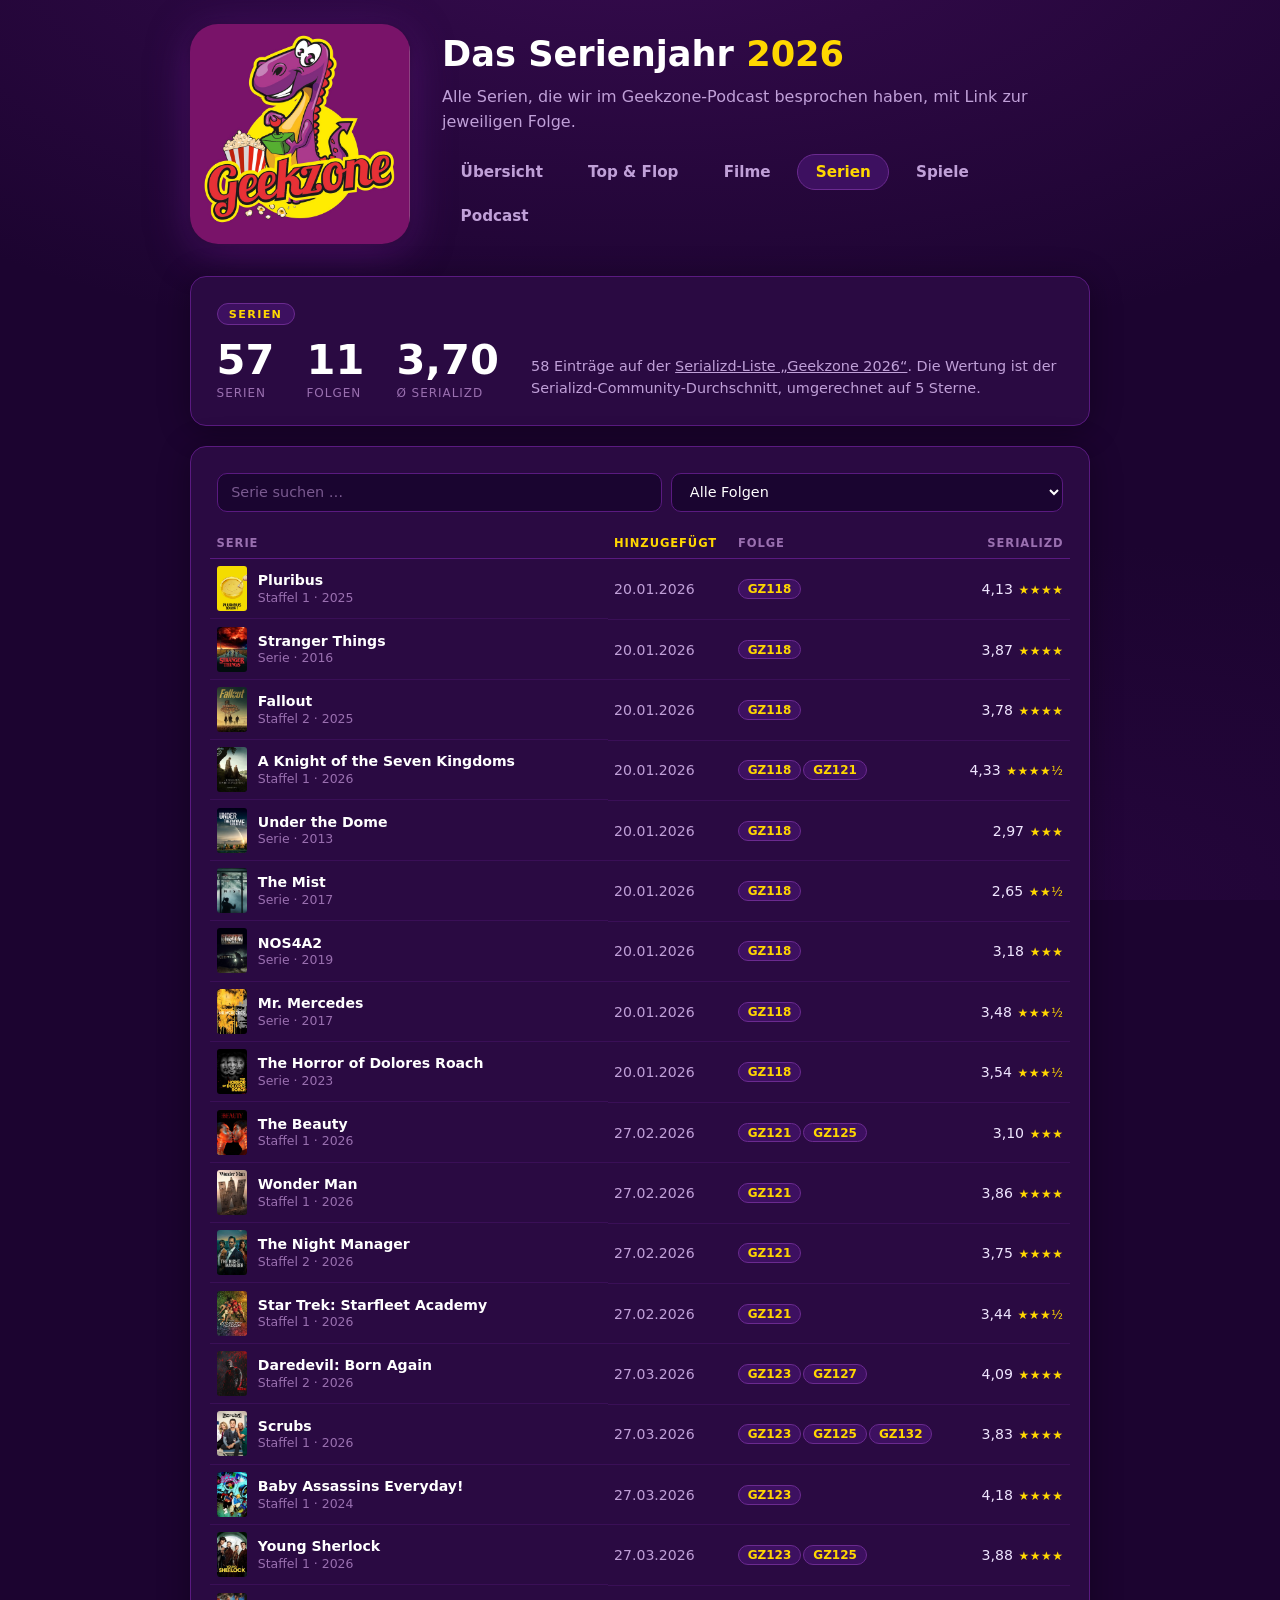
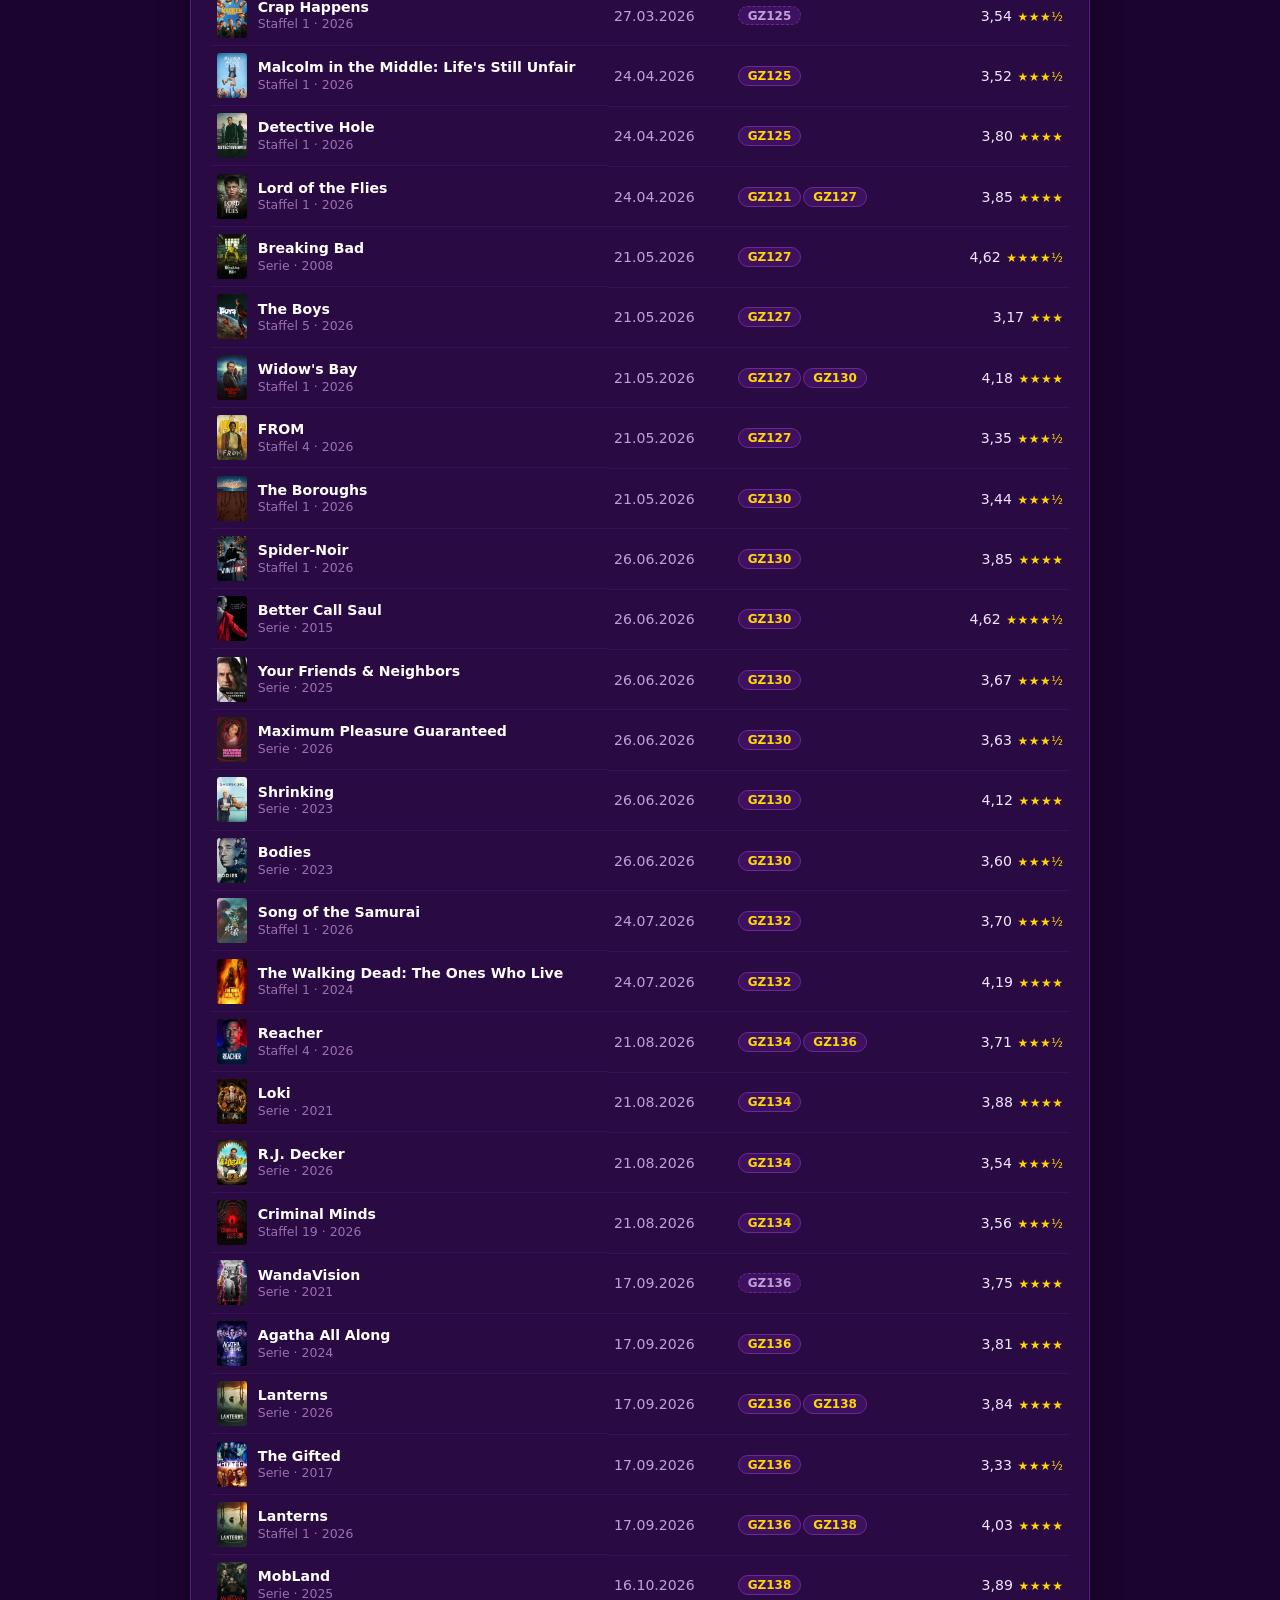
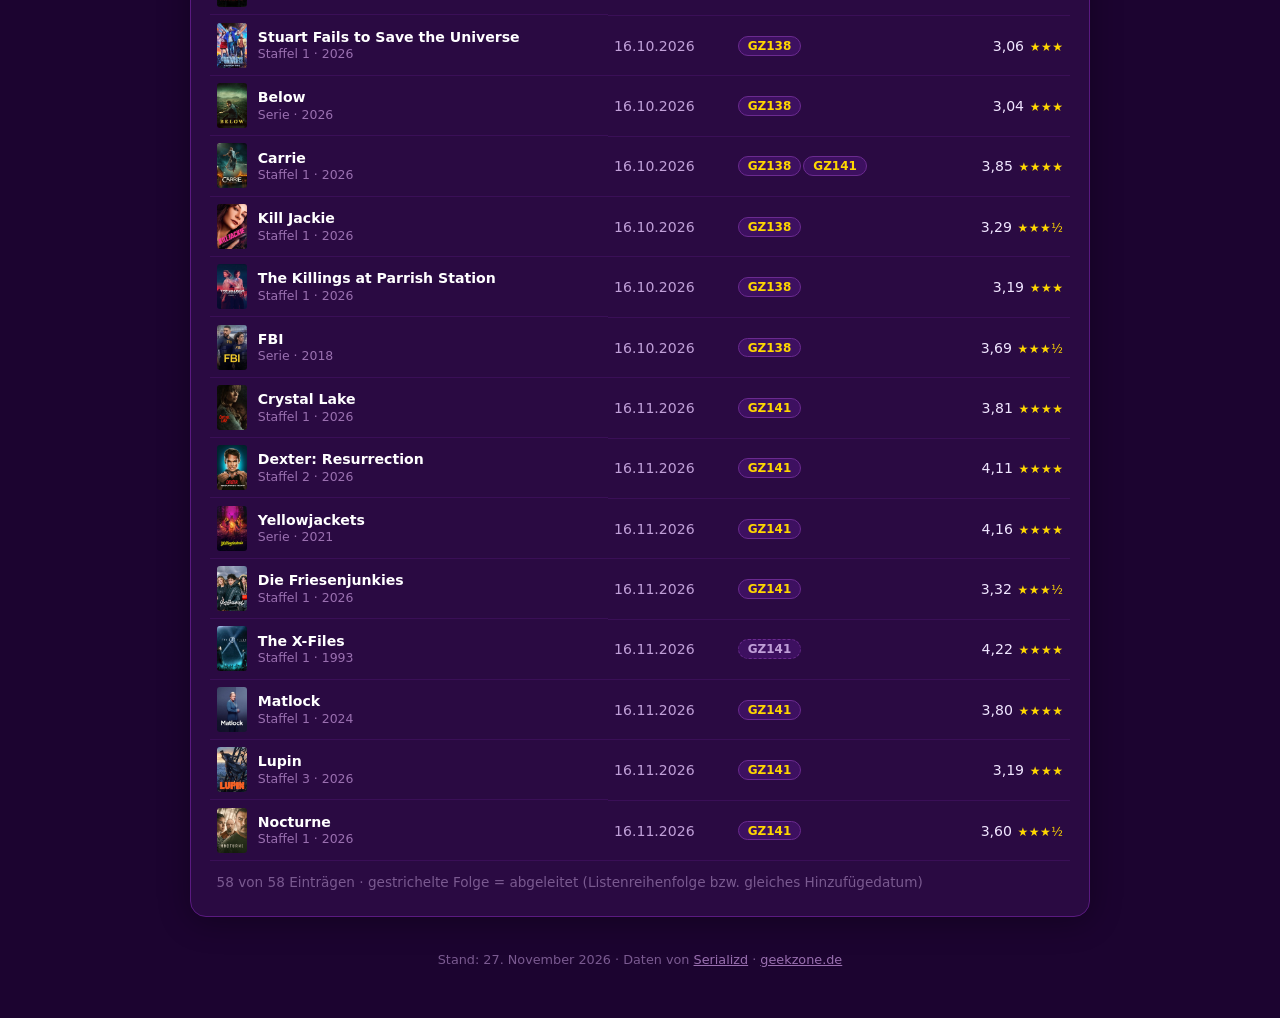
<file: serien.html>
<!doctype html>
<html lang="de">
<head>
<meta charset="utf-8">
<meta name="viewport" content="width=device-width, initial-scale=1">
<title>Geekzone Serienjahr 2026</title>
<meta name="description" content="Der Jahresrückblick des Geekzone-Podcasts: alle besprochenen Serien 2026 und in welcher Folge sie dran waren.">
<link rel="icon" href="assets/logo.jpg">
<link rel="stylesheet" href="assets/site.css">
<style>
  td.film img.banner { width: 30px; height: 45px; object-fit: cover; }
  td.film .s { display: block; color: var(--ink-3); font-weight: 400; font-size: .78rem; margin-top: .1rem; }
  td.d { color: var(--ink-2); white-space: nowrap; font-variant-numeric: tabular-nums; }
  td.n .st { color: var(--gold); font-size: .75rem; margin-left: .35rem; letter-spacing: .04em; }
  .summary { display: flex; gap: 2rem; flex-wrap: wrap; align-items: flex-end; }
  .summary .num { font-size: 2.6rem; font-weight: 800; color: #fff; line-height: 1; font-variant-numeric: tabular-nums; }
  .summary .lbl { font-size: .75rem; color: var(--ink-3); text-transform: uppercase; letter-spacing: .08em; margin-top: .3rem; }
  .summary p { flex: 1 1 260px; margin: 0; color: var(--ink-2); font-size: .9rem; line-height: 1.55; }
</style>
</head>
<body>

<header class="hero-header">
  <a href="index.html" class="hero-logo"><img src="assets/logo.jpg" alt="Geekzone"></a>
  <div class="hero-text">
    <h1>Das Serienjahr <span class="yr" id="yr">2026</span></h1>
    <p>Alle Serien, die wir im Geekzone-Podcast besprochen haben, mit Link zur jeweiligen Folge.</p>
    <nav class="hero-nav" aria-label="Rubriken">
      <a href="index.html">Übersicht</a>
      <a href="topflop.html">Top &amp; Flop</a>
      <a href="filme.html">Filme</a>
      <a href="serien.html" class="active" aria-current="page">Serien</a>
      <a href="spiele.html">Spiele</a>
      <a href="https://www.geekzone.de/">Podcast</a>
    </nav>
  </div>
</header>

<main id="app">
  <noscript><div class="card"><p>Diese Seite braucht JavaScript.</p></div></noscript>
</main>

<footer id="footer"></footer>

<script src="data/series-2026.js"></script>
<script>
(() => {
  const D = window.GZ_SERIES;
  const app = document.getElementById('app');
  if (!D) { app.innerHTML = '<div class="card"><p>Keine Daten gefunden. Bitte <code>python3 scripts/build_series.py</code> ausführen.</p></div>'; return; }

  const esc = s => String(s ?? '').replace(/[&<>"']/g, c => ({ '&': '&amp;', '<': '&lt;', '>': '&gt;', '"': '&quot;', "'": '&#39;' }[c]));
  const num = (v, d = 2) => v == null ? '–' : v.toLocaleString('de-DE', { minimumFractionDigits: d, maximumFractionDigits: d });
  const stars = v => { if (v == null) return ''; const r = Math.round(v * 2) / 2; return '★'.repeat(Math.floor(r)) + (r % 1 ? '½' : ''); };
  const fmtDate = iso => new Date(iso.length > 10 ? iso : iso + 'T12:00:00').toLocaleDateString('de-DE', { day: '2-digit', month: '2-digit', year: 'numeric' });
  const fmtLong = iso => new Date(iso + 'T12:00:00').toLocaleDateString('de-DE', { day: 'numeric', month: 'long', year: 'numeric' });

  const S = D.series;
  S.forEach(s => { s.episodes = s.episodes || []; });
  const rated = S.filter(s => s.rating != null);
  const avg = rated.reduce((a, s) => a + s.rating, 0) / (rated.length || 1);
  const usedEps = (D.episodes || []).filter(e => S.some(s => s.episodes.some(x => x.id === e.id)));

  document.getElementById('yr').textContent = D.year;
  document.title = `Geekzone Serienjahr ${D.year}`;

  app.innerHTML = `
    <section class="card">
      <span class="card-label">Serien</span>
      <div class="summary">
        <div><div class="num">${D.shows}</div><div class="lbl">Serien</div></div>
        <div><div class="num">${usedEps.length}</div><div class="lbl">Folgen</div></div>
        <div><div class="num">${num(avg)}</div><div class="lbl">Ø Serializd</div></div>
        <p>${D.count} Einträge auf der <a href="${esc(D.listUrl)}" target="_blank" rel="noopener">Serializd-Liste „${esc(D.listName)}“</a>.
        Die Wertung ist der Serializd-Community-Durchschnitt, umgerechnet auf 5 Sterne.</p>
      </div>
    </section>

    <section class="card">
      <div class="controls">
        <input type="search" id="q" placeholder="Serie suchen …" aria-label="Serie suchen">
        <select id="ep" aria-label="Nach Folge filtern">
          <option value="">Alle Folgen</option>
          ${usedEps.map(e => `<option value="${esc(e.id)}">${esc(e.id)}: ${esc(e.title)}</option>`).join('')}
        </select>
      </div>
      <div class="table-wrap">
        <table>
          <thead><tr>
            <th data-k="title"><button>Serie</button></th>
            <th data-k="added"><button>Hinzugefügt</button></th>
            <th data-k="ep"><button>Folge</button></th>
            <th class="n" data-k="rating"><button>Serializd</button></th>
          </tr></thead>
          <tbody id="rows"></tbody>
        </table>
      </div>
      <p class="muted" id="count" style="margin-top:.8rem"></p>
    </section>`;

  document.getElementById('footer').innerHTML = `
    Stand: ${fmtLong(D.generated)} · Daten von <a href="${esc(D.listUrl)}" target="_blank" rel="noopener">Serializd</a> ·
    <a href="https://www.geekzone.de/">geekzone.de</a>`;

  const epCell = s => s.episodes.length
    ? s.episodes.map(e => `<a class="ep-chip${e.how === 'inferred' ? ' inf' : ''}" href="${esc(e.url)}" target="_blank" rel="noopener"
        title="${esc(e.id)}: ${esc(e.title)}${e.how === 'inferred' ? ' (abgeleitet)' : ''}">${esc(e.id)}</a>`).join('')
    : '<span class="na">–</span>';
  const seasonLabel = s => s.season != null ? `Staffel ${s.season}` : 'Serie';

  let sortKey = 'added', sortDir = 1;
  const val = (s, k) => k === 'ep' ? s.episodes[0]?.no : k === 'added' ? (s.added || '') + String(s.position).padStart(4, '0') : s[k];

  const render = () => {
    const q = document.getElementById('q').value.trim().toLowerCase();
    const ep = document.getElementById('ep').value;
    const rows = S
      .filter(s => (!q || s.title.toLowerCase().includes(q)) && (!ep || s.episodes.some(e => e.id === ep)))
      .sort((a, b) => {
        const va = val(a, sortKey), vb = val(b, sortKey);
        if (va == null && vb == null) return 0;
        if (va == null) return 1;
        if (vb == null) return -1;
        if (typeof va === 'string') return sortDir * va.localeCompare(vb, 'de');
        return sortDir * (va - vb);
      });
    document.getElementById('rows').innerHTML = rows.map(s => `
      <tr>
        <td class="film">${s.poster ? `<img class="banner" src="${esc(s.poster)}" alt="" loading="lazy" width="30" height="45">` : ''}
          <span><a href="${esc(s.url)}" target="_blank" rel="noopener">${esc(s.title)}</a><span class="s">${seasonLabel(s)}${s.premiere ? ' · ' + s.premiere.slice(0, 4) : ''}</span></span></td>
        <td class="d">${s.added ? fmtDate(s.added) : '–'}</td>
        <td class="ep">${epCell(s)}</td>
        <td class="n">${num(s.rating)}<span class="st" aria-hidden="true">${stars(s.rating)}</span></td>
      </tr>`).join('');
    document.getElementById('count').textContent = `${rows.length} von ${S.length} Einträgen · gestrichelte Folge = abgeleitet (Listenreihenfolge bzw. gleiches Hinzufügedatum)`;
    document.querySelectorAll('th[data-k]').forEach(th => {
      if (th.dataset.k === sortKey) th.setAttribute('aria-sort', sortDir > 0 ? 'ascending' : 'descending');
      else th.removeAttribute('aria-sort');
    });
  };
  document.querySelectorAll('th[data-k] button').forEach(btn => btn.addEventListener('click', () => {
    const k = btn.parentElement.dataset.k;
    if (k === sortKey) sortDir *= -1; else { sortKey = k; sortDir = k === 'rating' ? -1 : 1; }
    render();
  }));
  document.getElementById('q').addEventListener('input', render);
  document.getElementById('ep').addEventListener('change', render);
  render();
})();
</script>
</body>
</html>
</file>
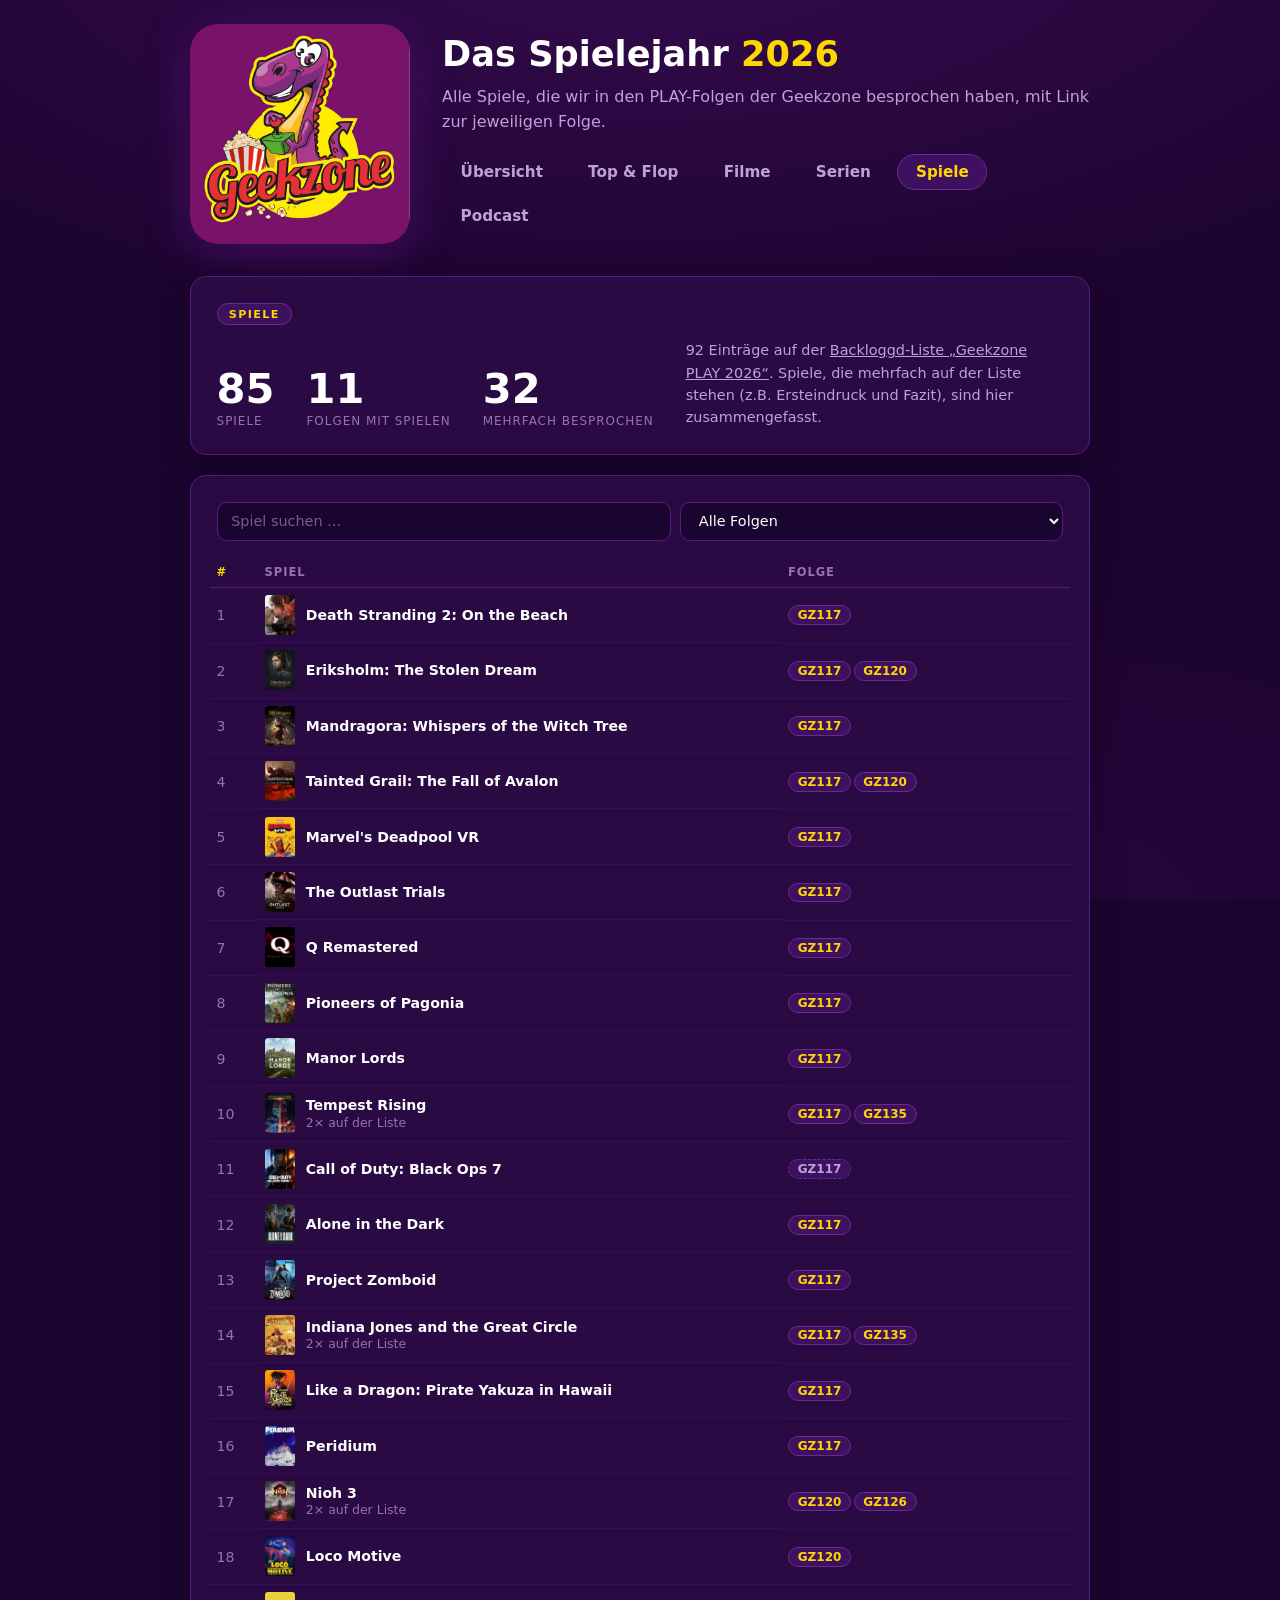
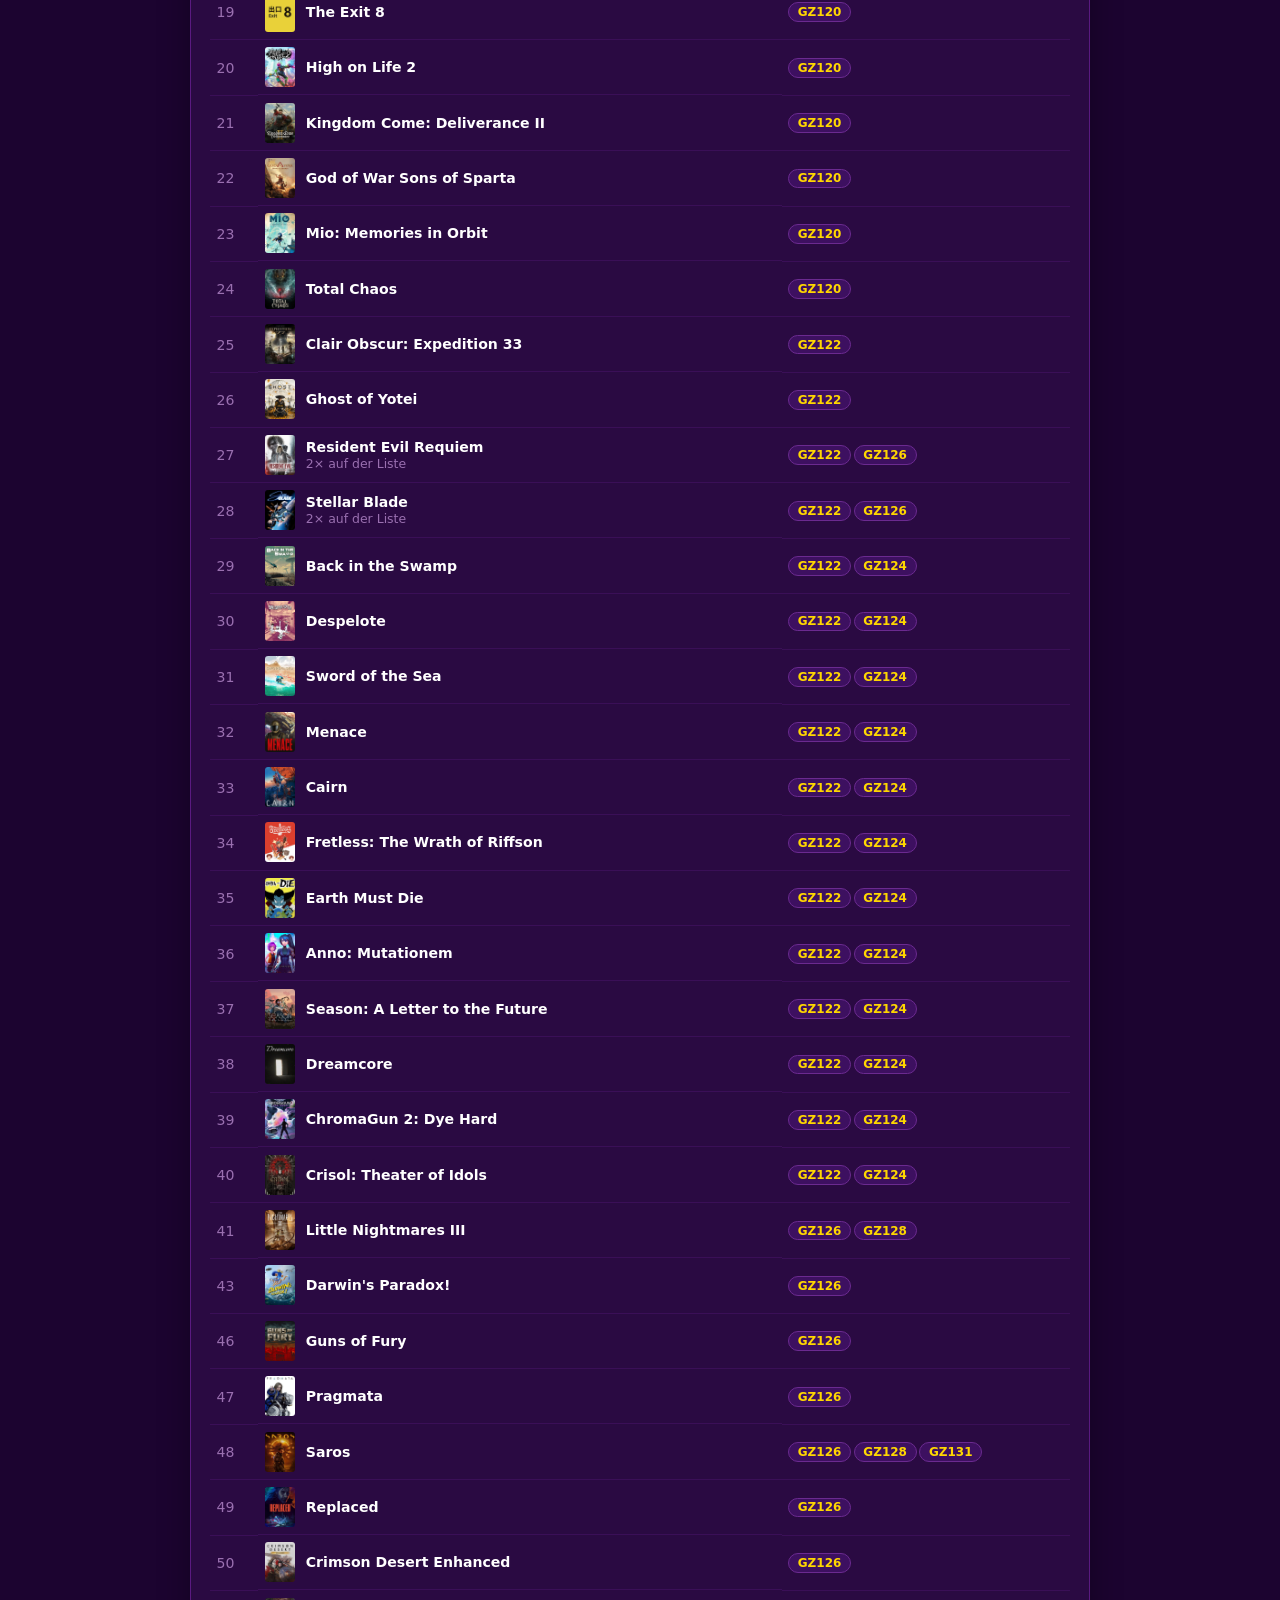
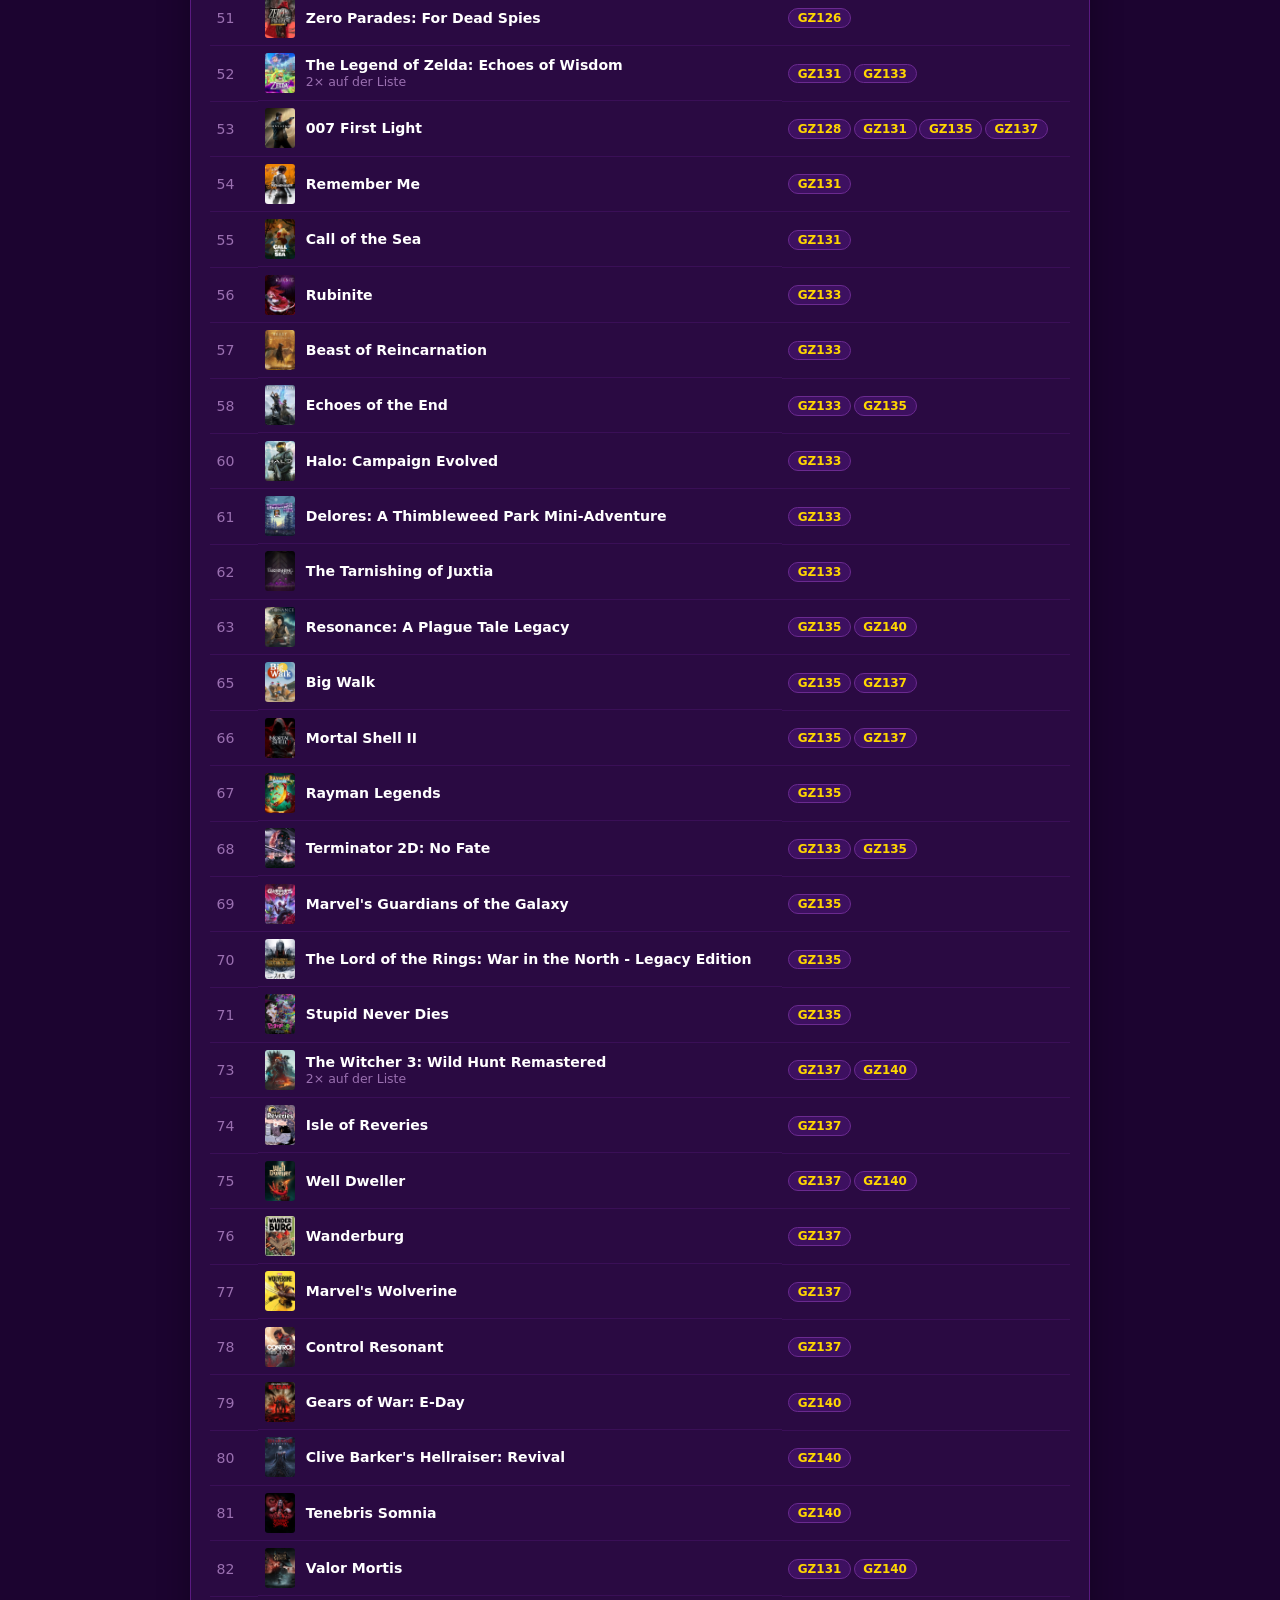
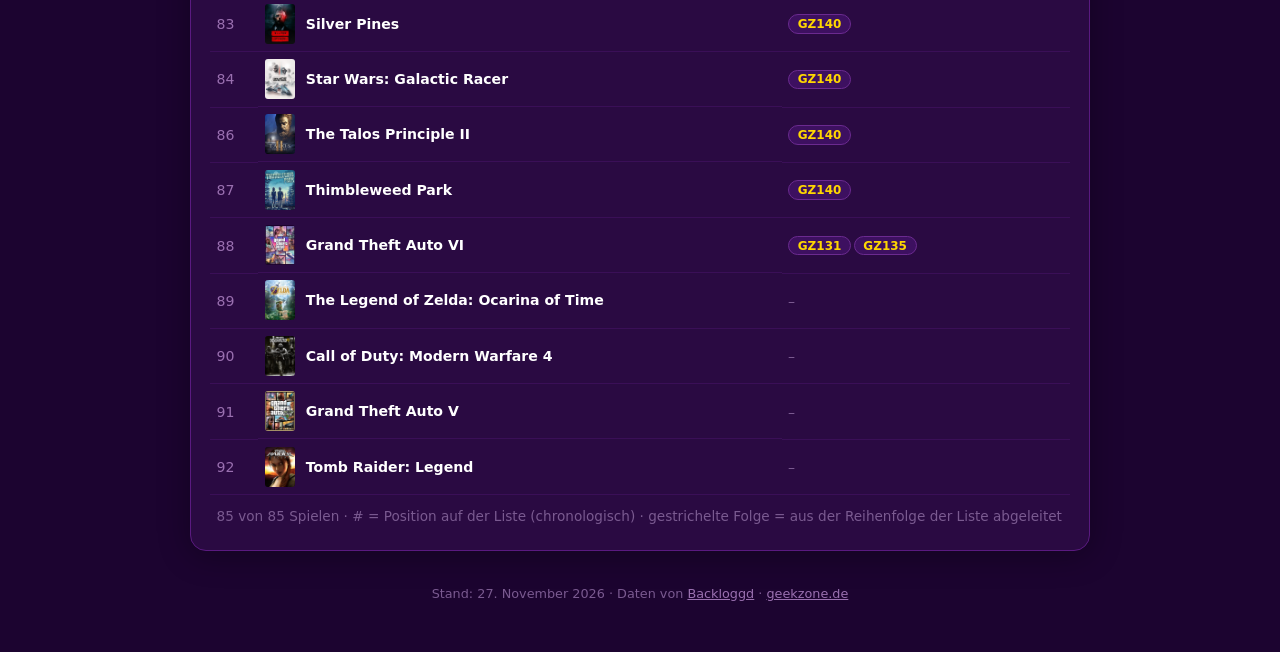
<file: spiele.html>
<!doctype html>
<html lang="de">
<head>
<meta charset="utf-8">
<meta name="viewport" content="width=device-width, initial-scale=1">
<title>Geekzone Spielejahr 2026</title>
<meta name="description" content="Der Jahresrückblick des Geekzone-Podcasts: alle besprochenen Spiele 2026 und in welcher Folge sie dran waren.">
<link rel="icon" href="assets/logo.jpg">
<link rel="stylesheet" href="assets/site.css">
<style>
  td.film img.cover { width: 30px; height: 40px; object-fit: cover; }
  td.film .s { display: block; color: var(--ink-3); font-weight: 400; font-size: .78rem; margin-top: .1rem; }
  td.pos { color: var(--ink-3); font-variant-numeric: tabular-nums; width: 3rem; }
  .summary { display: flex; gap: 2rem; flex-wrap: wrap; align-items: flex-end; }
  .summary .num { font-size: 2.6rem; font-weight: 800; color: #fff; line-height: 1; font-variant-numeric: tabular-nums; }
  .summary .lbl { font-size: .75rem; color: var(--ink-3); text-transform: uppercase; letter-spacing: .08em; margin-top: .3rem; }
  .summary p { flex: 1 1 260px; margin: 0; color: var(--ink-2); font-size: .9rem; line-height: 1.55; }
</style>
</head>
<body>

<header class="hero-header">
  <a href="index.html" class="hero-logo"><img src="assets/logo.jpg" alt="Geekzone"></a>
  <div class="hero-text">
    <h1>Das Spielejahr <span class="yr" id="yr">2026</span></h1>
    <p>Alle Spiele, die wir in den PLAY-Folgen der Geekzone besprochen haben, mit Link zur jeweiligen Folge.</p>
    <nav class="hero-nav" aria-label="Rubriken">
      <a href="index.html">Übersicht</a>
      <a href="topflop.html">Top &amp; Flop</a>
      <a href="filme.html">Filme</a>
      <a href="serien.html">Serien</a>
      <a href="spiele.html" class="active" aria-current="page">Spiele</a>
      <a href="https://www.geekzone.de/">Podcast</a>
    </nav>
  </div>
</header>

<main id="app">
  <noscript><div class="card"><p>Diese Seite braucht JavaScript.</p></div></noscript>
</main>

<footer id="footer"></footer>

<script src="data/games-2026.js"></script>
<script>
(() => {
  const D = window.GZ_GAMES;
  const app = document.getElementById('app');
  if (!D) { app.innerHTML = '<div class="card"><p>Keine Daten gefunden. Bitte <code>python3 scripts/build_games.py</code> ausführen.</p></div>'; return; }

  const esc = s => String(s ?? '').replace(/[&<>"']/g, c => ({ '&': '&amp;', '<': '&lt;', '>': '&gt;', '"': '&quot;', "'": '&#39;' }[c]));
  const fmtLong = iso => new Date(iso + 'T12:00:00').toLocaleDateString('de-DE', { day: 'numeric', month: 'long', year: 'numeric' });

  const G = D.games;
  G.forEach(g => { g.episodes = g.episodes || []; });
  const usedEps = (D.episodes || []).filter(e => G.some(g => g.episodes.some(x => x.id === e.id)));
  const multi = G.filter(g => g.episodes.length > 1).length;

  document.getElementById('yr').textContent = D.year;
  document.title = `Geekzone Spielejahr ${D.year}`;

  app.innerHTML = `
    <section class="card">
      <span class="card-label">Spiele</span>
      <div class="summary">
        <div><div class="num">${D.count}</div><div class="lbl">Spiele</div></div>
        <div><div class="num">${usedEps.length}</div><div class="lbl">Folgen mit Spielen</div></div>
        <div><div class="num">${multi}</div><div class="lbl">mehrfach besprochen</div></div>
        <p>${D.entries} Einträge auf der <a href="${esc(D.listUrl)}" target="_blank" rel="noopener">Backloggd-Liste „${esc(D.listName)}“</a>.
        Spiele, die mehrfach auf der Liste stehen (z.B. Ersteindruck und Fazit), sind hier zusammengefasst.</p>
      </div>
    </section>

    <section class="card">
      <div class="controls">
        <input type="search" id="q" placeholder="Spiel suchen …" aria-label="Spiel suchen">
        <select id="ep" aria-label="Nach Folge filtern">
          <option value="">Alle Folgen</option>
          ${usedEps.map(e => `<option value="${esc(e.id)}">${esc(e.id)}: ${esc(e.title)}</option>`).join('')}
        </select>
      </div>
      <div class="table-wrap">
        <table>
          <thead><tr>
            <th data-k="position"><button>#</button></th>
            <th data-k="title"><button>Spiel</button></th>
            <th data-k="ep"><button>Folge</button></th>
          </tr></thead>
          <tbody id="rows"></tbody>
        </table>
      </div>
      <p class="muted" id="count" style="margin-top:.8rem"></p>
    </section>`;

  document.getElementById('footer').innerHTML = `
    Stand: ${fmtLong(D.generated)} · Daten von <a href="${esc(D.listUrl)}" target="_blank" rel="noopener">Backloggd</a> ·
    <a href="https://www.geekzone.de/">geekzone.de</a>`;

  const epCell = g => g.episodes.length
    ? g.episodes.map(e => `<a class="ep-chip${e.how === 'inferred' ? ' inf' : ''}" href="${esc(e.url)}" target="_blank" rel="noopener"
        title="${esc(e.id)}: ${esc(e.title)}${e.how === 'inferred' ? ' (aus der Reihenfolge der Liste abgeleitet)' : ''}">${esc(e.id)}</a>`).join('')
    : '<span class="na">–</span>';

  let sortKey = 'position', sortDir = 1;
  const val = (g, k) => k === 'ep' ? g.episodes[0]?.no : g[k];

  const render = () => {
    const q = document.getElementById('q').value.trim().toLowerCase();
    const ep = document.getElementById('ep').value;
    const rows = G
      .filter(g => (!q || g.title.toLowerCase().includes(q)) && (!ep || g.episodes.some(e => e.id === ep)))
      .sort((a, b) => {
        const va = val(a, sortKey), vb = val(b, sortKey);
        if (va == null && vb == null) return 0;
        if (va == null) return 1;
        if (vb == null) return -1;
        if (typeof va === 'string') return sortDir * va.localeCompare(vb, 'de');
        return sortDir * (va - vb);
      });
    document.getElementById('rows').innerHTML = rows.map(g => `
      <tr>
        <td class="pos">${g.position + 1}</td>
        <td class="film">${g.cover ? `<img class="cover" src="${esc(g.cover)}" alt="" loading="lazy" width="30" height="40">` : ''}
          <span><a href="${esc(g.url)}" target="_blank" rel="noopener">${esc(g.title)}</a>${g.entries > 1 ? `<span class="s">${g.entries}× auf der Liste</span>` : ''}</span></td>
        <td class="ep">${epCell(g)}</td>
      </tr>`).join('');
    document.getElementById('count').textContent = `${rows.length} von ${G.length} Spielen · # = Position auf der Liste (chronologisch) · gestrichelte Folge = aus der Reihenfolge der Liste abgeleitet`;
    document.querySelectorAll('th[data-k]').forEach(th => {
      if (th.dataset.k === sortKey) th.setAttribute('aria-sort', sortDir > 0 ? 'ascending' : 'descending');
      else th.removeAttribute('aria-sort');
    });
  };
  document.querySelectorAll('th[data-k] button').forEach(btn => btn.addEventListener('click', () => {
    const k = btn.parentElement.dataset.k;
    if (k === sortKey) sortDir *= -1; else { sortKey = k; sortDir = 1; }
    render();
  }));
  document.getElementById('q').addEventListener('input', render);
  document.getElementById('ep').addEventListener('change', render);
  render();
})();
</script>
</body>
</html>
</file>
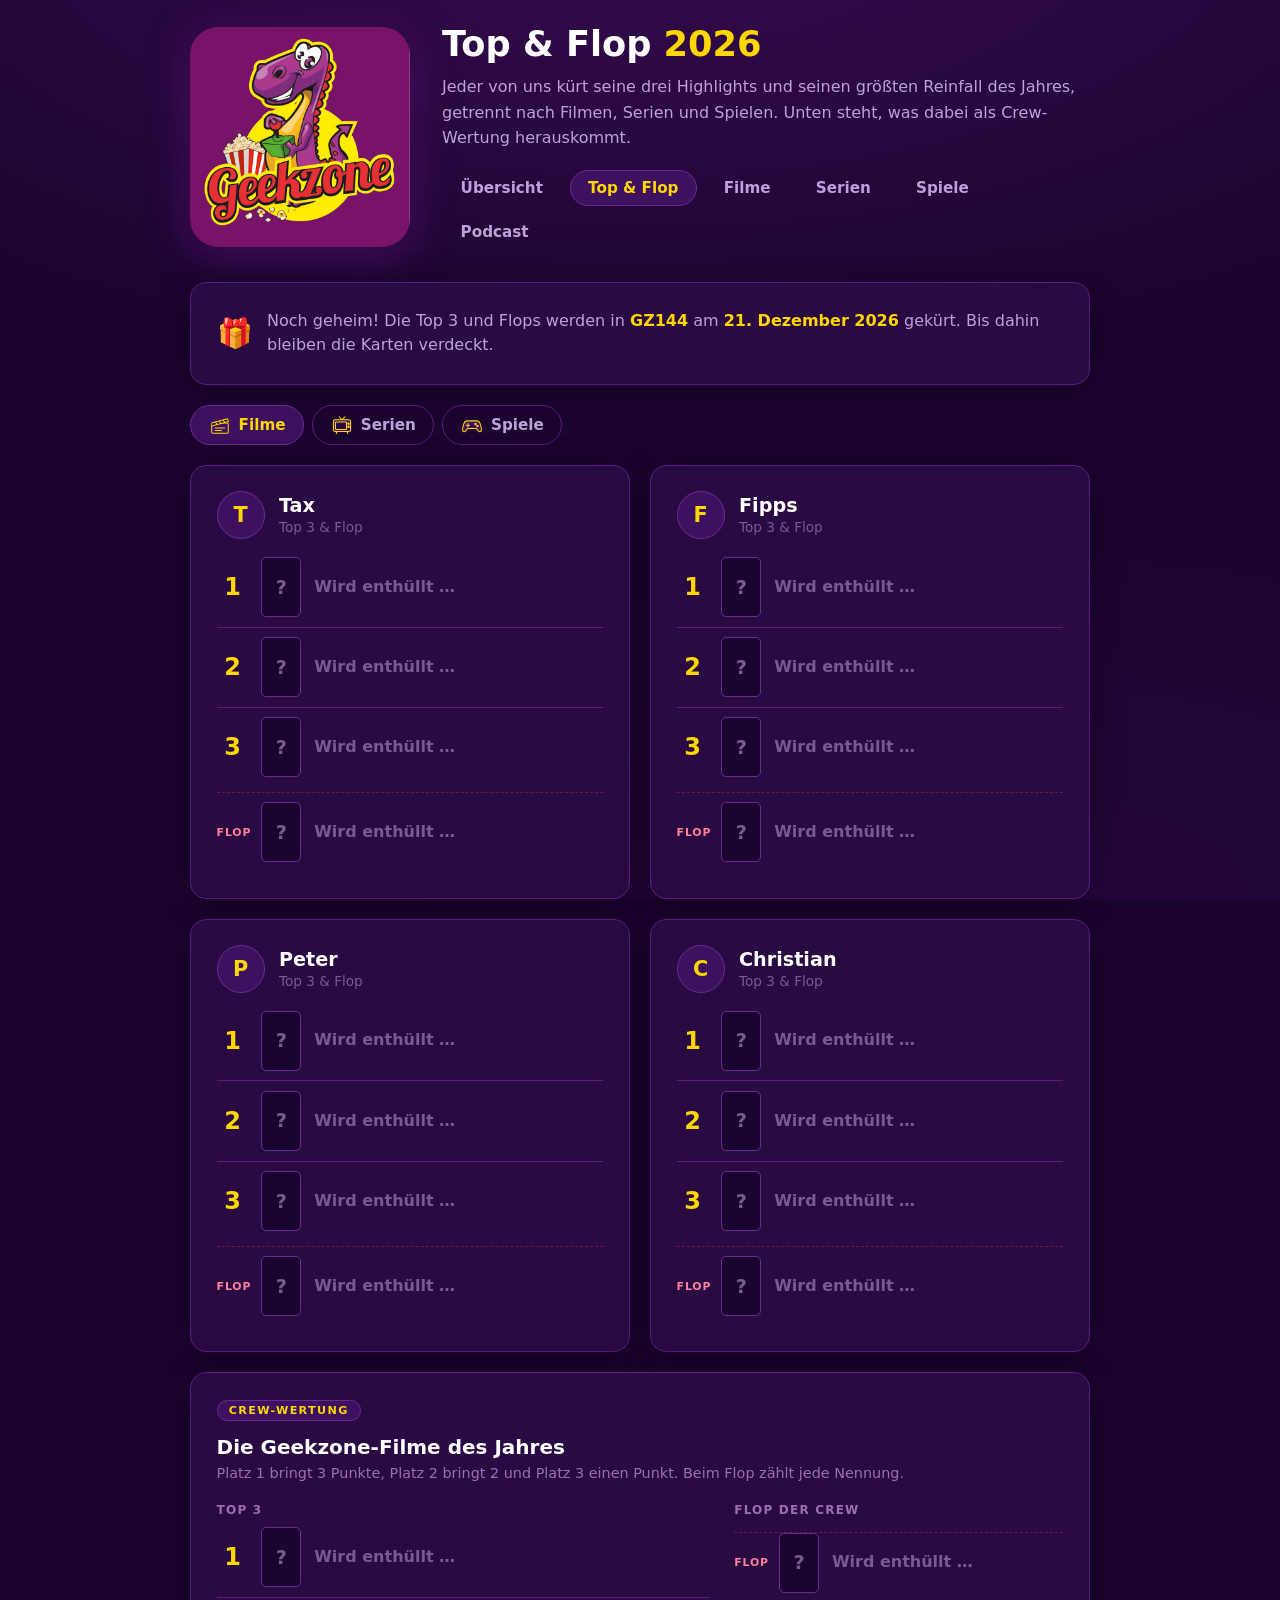
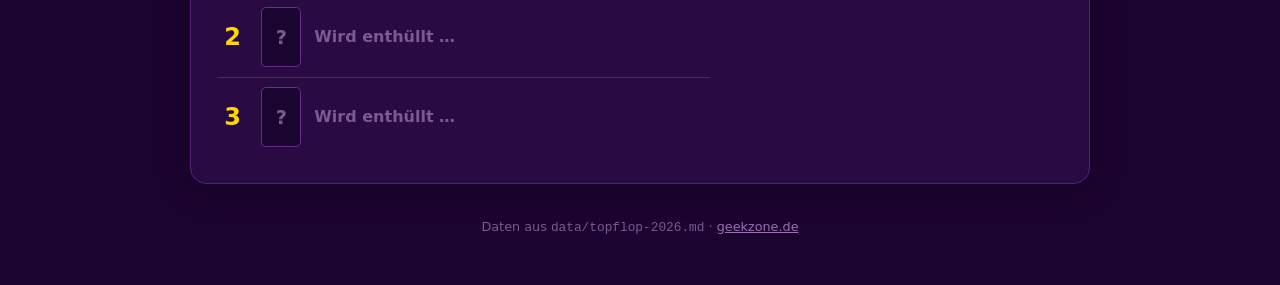
<file: topflop.html>
<!doctype html>
<html lang="de">
<head>
<meta charset="utf-8">
<meta name="viewport" content="width=device-width, initial-scale=1">
<title>Geekzone Top &amp; Flop 2026</title>
<meta name="description" content="Die Top 3 und Flops der Geekzone-Crew 2026 in Filmen, Serien und Spielen.">
<link rel="icon" href="assets/logo.jpg">
<link rel="stylesheet" href="assets/site.css">
<style>
  .banner { display: flex; gap: .9rem; align-items: center; }
  .banner .ico { font-size: 1.8rem; line-height: 1; }
  .banner p { margin: 0; color: var(--ink-2); line-height: 1.55; }
  .banner b { color: var(--gold); }

  .tabs { display: flex; gap: .5rem; flex-wrap: wrap; }
  .tabs button {
    font: inherit; font-weight: 700; font-size: .95rem; cursor: pointer;
    padding: .5rem 1.1rem; border-radius: 999px; color: var(--ink-2);
    background: transparent; border: 1px solid var(--border);
    display: inline-flex; align-items: center; gap: .5rem;
    transition: color .15s, border-color .15s, background .15s;
  }
  .tabs button img { width: 22px; height: 22px; }
  .tabs button:hover { color: #fff; }
  .tabs button[aria-selected="true"] { color: var(--gold); background: var(--chip); border-color: var(--border-2); }
  .tabs button:focus-visible { outline: 2px solid var(--gold); outline-offset: 2px; }

  .crew-grid { display: grid; grid-template-columns: repeat(2, minmax(0, 1fr)); gap: 1.25rem; }
  @media (max-width: 760px) { .crew-grid { grid-template-columns: minmax(0, 1fr); } }

  .pick-list { list-style: none; margin: 0; display: flex; flex-direction: column; }
  .pick-list li { display: flex; gap: .8rem; align-items: center; padding: .6rem 0; border-top: 1px solid var(--border); }
  .pick-list li:first-child { border-top: none; padding-top: 0; }
  .rank { width: 2rem; flex-shrink: 0; text-align: center; font-size: 1.5rem; font-weight: 800; color: var(--gold); font-variant-numeric: tabular-nums; }
  .rank.flop { font-size: .68rem; letter-spacing: .08em; text-transform: uppercase; color: #ff8099; }
  .thumb { width: 40px; height: 60px; flex-shrink: 0; border-radius: 5px; border: 1px solid var(--border-2); background: var(--surface-2); object-fit: cover; }
  .thumb.empty { display: grid; place-items: center; color: var(--muted); font-weight: 800; font-size: 1.2rem; }
  .pick-text { min-width: 0; }
  .pick-text .t { color: #fff; font-weight: 700; line-height: 1.3; }
  .pick-text .t a { text-decoration: none; }
  .pick-text .t a:hover { color: var(--gold); }
  .pick-text .c { color: var(--ink-3); font-size: .85rem; line-height: 1.4; margin-top: .15rem; }
  .pick-text .pts { color: var(--gold); font-size: .8rem; font-weight: 700; }
  .pick-list li.flop-row { margin-top: .3rem; border-top: 1px dashed #aa204088; }
  .pick-list li.mystery .t { color: var(--muted); }

  .crew-total h2 { margin-bottom: .2rem; }
  .crew-total .cols2 { display: grid; grid-template-columns: minmax(0, 3fr) minmax(0, 2fr); gap: 1.5rem; }
  @media (max-width: 760px) { .crew-total .cols2 { grid-template-columns: minmax(0, 1fr); } }
  .crew-total h3 { font-size: .75rem; font-weight: 700; text-transform: uppercase; letter-spacing: .1em; color: var(--ink-3); margin-bottom: .6rem; }
</style>
</head>
<body>

<header class="hero-header">
  <a href="index.html" class="hero-logo"><img src="assets/logo.jpg" alt="Geekzone"></a>
  <div class="hero-text">
    <h1>Top &amp; Flop <span class="yr" id="yr">2026</span></h1>
    <p>Jeder von uns kürt seine drei Highlights und seinen größten Reinfall des Jahres, getrennt nach Filmen, Serien und Spielen.
      Unten steht, was dabei als Crew-Wertung herauskommt.</p>
    <nav class="hero-nav" aria-label="Rubriken">
      <a href="index.html">Übersicht</a>
      <a href="topflop.html" class="active" aria-current="page">Top &amp; Flop</a>
      <a href="filme.html">Filme</a>
      <a href="serien.html">Serien</a>
      <a href="spiele.html">Spiele</a>
      <a href="https://www.geekzone.de/">Podcast</a>
    </nav>
  </div>
</header>

<main id="app"><div class="card"><p class="muted" style="margin:0">Lade Top &amp; Flop …</p></div></main>

<footer id="footer"></footer>

<script src="data/films-2026.js"></script>
<script src="data/series-2026.js"></script>
<script src="data/games-2026.js"></script>
<script src="data/overview-2026.js"></script>
<script>
(async () => {
  const YEAR = 2026;
  const SOURCE = `data/topflop-${YEAR}.md`;
  const app = document.getElementById('app');
  const esc = s => String(s ?? '').replace(/[&<>"']/g, c => ({ '&': '&amp;', '<': '&lt;', '>': '&gt;', '"': '&quot;', "'": '&#39;' }[c]));
  const norm = s => String(s || '').toLowerCase().replace(/&/g, 'and').replace(/[’‘´`]/g, "'").replace(/[^\p{L}\p{N}]+/gu, '');

  const CATS = [
    { key: 'filme', label: 'Filme', icon: 'assets/icons/filme.svg', match: /^filme?$/ },
    { key: 'serien', label: 'Serien', icon: 'assets/icons/serien.svg', match: /^serien?$/ },
    { key: 'spiele', label: 'Spiele', icon: 'assets/icons/spiele.svg', match: /^(spiele?|games?)$/ },
  ];
  const PEOPLE = ['Tax', 'Fipps', 'Peter', 'Christian'];
  const POINTS = [3, 2, 1];

  /* ---------- Bekannte Titel → Poster & Link ---------- */
  const lookup = { filme: new Map(), serien: new Map(), spiele: new Map() };
  const add = (cat, title, img, url) => { const k = norm(title); if (k && !lookup[cat].has(k)) lookup[cat].set(k, { img, url, title }); };
  (window.GZ_FILMS?.films || []).forEach(f => add('filme', f.title, f.poster, f.url));
  (window.GZ_SERIES?.series || []).forEach(s => add('serien', s.title, s.poster, s.url));
  (window.GZ_GAMES?.games || []).forEach(g => add('spiele', g.title, g.cover, g.url));
  const find = (cat, title) => {
    const k = norm(title), m = lookup[cat];
    if (!k) return null;
    if (m.has(k)) return m.get(k);
    for (const [key, v] of m) if (key.startsWith(k) || k.startsWith(key)) return v;  // "Death Stranding 2" ↔ "…: On the Beach"
    return null;
  };

  /* ---------- Markdown-Datei parsen ---------- */
  const parse = text => {
    const meta = {}, people = {};
    let person = null, cat = null;
    for (const raw of text.replace(/<!--[\s\S]*?-->/g, '').split(/\r?\n/)) {
      const line = raw.trim();
      if (!line) continue;
      let m;
      if ((m = line.match(/^##\s+(.+?)\s*$/)) && !line.startsWith('###')) {
        person = m[1]; cat = null; people[person] = people[person] || {}; continue;
      }
      if ((m = line.match(/^###\s+(.+?)\s*$/))) {
        const c = CATS.find(c => c.match.test(m[1].toLowerCase()));
        cat = c ? c.key : null;
        if (person && cat) people[person][cat] = people[person][cat] || { top: [], flop: null };
        continue;
      }
      if (!person && (m = line.match(/^(status|folge|datum)\s*:\s*(.*)$/i))) { meta[m[1].toLowerCase()] = m[2].trim(); continue; }
      if (!person || !cat) continue;
      const entry = s => { const [t, ...c] = s.split('|'); const title = t.trim(); return title ? { title, comment: c.join('|').trim() } : null; };
      if ((m = line.match(/^([1-3])[.)]\s*(.*)$/))) { people[person][cat].top[+m[1] - 1] = entry(m[2]); continue; }
      if ((m = line.match(/^flop\s*:\s*(.*)$/i))) { people[person][cat].flop = entry(m[1]); }
    }
    return { meta, people };
  };

  let data;
  try {
    const res = await fetch(SOURCE, { cache: 'no-store' });
    if (!res.ok) throw new Error(`HTTP ${res.status}`);
    data = parse(await res.text());
  } catch (e) {
    app.innerHTML = `<div class="card"><p style="margin:0">Die Datei <code>${esc(SOURCE)}</code> konnte nicht geladen werden (${esc(e.message)}).
      Lokal muss die Seite über einen Webserver laufen, z.B. <code>python3 -m http.server</code>, weil Browser Dateien per <code>file://</code> nicht nachladen.</p></div>`;
    return;
  }

  const status = (data.meta.status || 'platzhalter').toLowerCase();
  const hidden = status.startsWith('platz');
  const epNo = (data.meta.folge || '').toUpperCase().replace(/\s+/g, '');
  const ep = (window.GZ_OVERVIEW?.episodes || []).find(e => e.id === epNo);
  const date = /^\d{4}-\d{2}-\d{2}$/.test(data.meta.datum || '')
    ? new Date(data.meta.datum + 'T12:00:00').toLocaleDateString('de-DE', { day: 'numeric', month: 'long', year: 'numeric' }) : '';
  const epLabel = epNo ? (ep ? `<a class="ep-chip" href="${esc(ep.url)}" target="_blank" rel="noopener">${esc(epNo)}</a>` : `<b>${esc(epNo)}</b>`) : 'der Rückblicksfolge';
  const people = [...PEOPLE.filter(p => data.people[p]), ...Object.keys(data.people).filter(p => !PEOPLE.includes(p))];

  /* ---------- Bausteine ---------- */
  const thumb = (cat, e) => {
    const hit = e && find(cat, e.title);
    return hit?.img ? `<img class="thumb" src="${esc(hit.img)}" alt="" loading="lazy" width="40" height="60">` : `<span class="thumb empty" aria-hidden="true">?</span>`;
  };
  const titleHtml = (cat, e) => {
    const hit = find(cat, e.title);
    return hit?.url ? `<a href="${esc(hit.url)}" target="_blank" rel="noopener">${esc(e.title)}</a>` : esc(e.title);
  };
  const row = (cat, rankHtml, e, cls = '', extra = '') => hidden || !e
    ? `<li class="mystery ${cls}"><span class="rank${cls ? ' flop' : ''}">${rankHtml}</span><span class="thumb empty" aria-hidden="true">?</span>
        <div class="pick-text"><div class="t">${hidden ? 'Wird enthüllt …' : 'noch offen'}</div></div></li>`
    : `<li class="${cls}"><span class="rank${cls ? ' flop' : ''}">${rankHtml}</span>${thumb(cat, e)}
        <div class="pick-text"><div class="t">${titleHtml(cat, e)}</div>${e.comment ? `<div class="c">${esc(e.comment)}</div>` : ''}${extra}</div></li>`;

  const personCard = (cat, name) => {
    const d = data.people[name]?.[cat] || { top: [], flop: null };
    return `<article class="card">
      <div class="person-head">
        <div class="avatar" aria-hidden="true">${esc(name[0])}</div>
        <div><h3>${esc(name)}</h3><span class="muted">Top 3 &amp; Flop</span></div>
      </div>
      <ol class="pick-list">
        ${[0, 1, 2].map(i => row(cat, i + 1, d.top[i])).join('')}
        ${row(cat, 'Flop', d.flop, 'flop-row')}
      </ol>
    </article>`;
  };

  const crewTotal = cat => {
    const score = new Map(), flops = new Map();
    for (const p of people) {
      const d = data.people[p]?.[cat];
      if (!d) continue;
      d.top.forEach((e, i) => {
        if (!e) return;
        const k = norm(e.title), s = score.get(k) || { e, pts: 0, votes: 0, best: 9, by: [] };
        s.pts += POINTS[i]; s.votes++; s.best = Math.min(s.best, i); s.by.push(p); score.set(k, s);
      });
      if (d.flop) { const k = norm(d.flop.title), f = flops.get(k) || { e: d.flop, votes: 0, by: [] }; f.votes++; f.by.push(p); flops.set(k, f); }
    }
    // Sortiert nach Punkten; Gleichstand teilt sich den Platz, wer mit Platz 3 gleichauf liegt, kommt mit rein
    const sorted = [...score.values()].sort((a, b) => b.pts - a.pts || b.votes - a.votes || a.best - b.best);
    const cut = sorted.length > 3 ? sorted[2].pts : 0;
    const top = sorted.filter((s, i) => i < 3 || s.pts === cut).slice(0, 6);
    top.forEach(s => { s.rank = 1 + sorted.filter(o => o.pts > s.pts).length; });
    const maxFlop = Math.max(0, ...[...flops.values()].map(f => f.votes));
    const flopWinners = [...flops.values()].filter(f => f.votes === maxFlop && maxFlop > 0);
    const noCommonFlop = maxFlop === 1 && flopWinners.length > 1;
    const by = s => `<div class="pts">${s.pts} ${s.pts === 1 ? 'Punkt' : 'Punkte'} · ${esc(s.by.join(', '))}</div>`;
    return `<section class="card crew-total">
      <span class="card-label">Crew-Wertung</span>
      <h2>Die Geekzone-${esc(CATS.find(c => c.key === cat).label)} des Jahres</h2>
      <p class="sub">Platz 1 bringt 3 Punkte, Platz 2 bringt 2 und Platz 3 einen Punkt. Beim Flop zählt jede Nennung.</p>
      <div class="cols2">
        <div><h3>Top 3</h3><ol class="pick-list">
          ${hidden || !top.length ? [1, 2, 3].map(i => row(cat, i, null)).join('') : top.map(s => row(cat, s.rank, s.e, '', by(s))).join('')}
        </ol></div>
        <div><h3>Flop der Crew</h3>
          ${!hidden && noCommonFlop
            ? `<p class="muted" style="margin:0">Kein gemeinsamer Flop. Jeder hat seinen eigenen Reinfall, siehe oben.</p>`
            : `<ol class="pick-list">${hidden || !flopWinners.length ? row(cat, 'Flop', null, 'flop-row')
                : flopWinners.map(f => row(cat, 'Flop', f.e, 'flop-row', `<div class="pts">${f.votes}× genannt · ${esc(f.by.join(', '))}</div>`)).join('')}</ol>`}
        </div>
      </div>
    </section>`;
  };

  /* ---------- Rendern ---------- */
  const banner = hidden
    ? `<section class="card banner"><span class="ico" aria-hidden="true">🎁</span><p>Noch geheim! Die Top 3 und Flops werden in ${epLabel}${date ? ` am <b>${esc(date)}</b>` : ''} gekürt. Bis dahin bleiben die Karten verdeckt.</p></section>`
    : status === 'test'
      ? `<section class="card banner"><span class="ico" aria-hidden="true">🧪</span><p><b>Testdaten:</b> Das sind Platzhalter-Einträge, nicht unsere echten Picks.</p></section>`
      : `<section class="card banner"><span class="ico" aria-hidden="true">🏆</span><p>Gekürt in ${epLabel}${date ? ` am <b>${esc(date)}</b>` : ''}. Reinhören lohnt sich, die Begründungen sind besser als die Listen.</p></section>`;

  let current = (location.hash.slice(1) || 'filme');
  if (!CATS.some(c => c.key === current)) current = 'filme';
  const render = () => {
    app.innerHTML = `
      ${banner}
      <div class="tabs" role="tablist" aria-label="Kategorie">
        ${CATS.map(c => `<button role="tab" id="tab-${c.key}" aria-selected="${c.key === current}" aria-controls="panel" data-cat="${c.key}">
          <img src="${c.icon}" alt="" width="22" height="22">${c.label}</button>`).join('')}
      </div>
      <div id="panel" role="tabpanel" aria-labelledby="tab-${current}" style="display:flex;flex-direction:column;gap:1.25rem">
        <div class="crew-grid">${people.map(p => personCard(current, p)).join('')}</div>
        ${crewTotal(current)}
      </div>`;
    app.querySelectorAll('[data-cat]').forEach(b => b.addEventListener('click', () => {
      current = b.dataset.cat; history.replaceState(null, '', '#' + current); render();
      document.getElementById('tab-' + current)?.focus();
    }));
  };
  render();

  document.getElementById('yr').textContent = YEAR;
  document.getElementById('footer').innerHTML = `Daten aus <code>${esc(SOURCE)}</code> · <a href="https://www.geekzone.de/">geekzone.de</a>`;
})();
</script>
</body>
</html>
</file>
<file: assets/site.css>
:root {
  --bg: #1c0430;
  --surface: #2a0a42;
  --surface-2: #1a0530;
  --chip: #3d1060;
  --border: #5a1a80;
  --border-2: #6b2a90;
  --ink: #f0e6ff;
  --ink-2: #c0a0d8;
  --ink-3: #9a70b0;
  --muted: #7a5a90;
  --gold: #FFD700;
  --gold-hi: #ffe033;
  --bar-track: #3d1060;
}
*, *::before, *::after { box-sizing: border-box; margin: 0; padding: 0; }
html { -webkit-text-size-adjust: 100%; }
body {
  font-family: system-ui, -apple-system, sans-serif;
  background: var(--bg);
  background-image:
    radial-gradient(ellipse 80% 50% at 50% -10%, #6b1a8c55, transparent),
    radial-gradient(ellipse 60% 40% at 80% 100%, #3d0a5c44, transparent);
  background-attachment: fixed;
  color: var(--ink);
  min-height: 100vh;
  display: flex;
  flex-direction: column;
  align-items: center;
  padding: 0 1rem 3rem;
}
a { color: inherit; }
img { display: block; }

/* Header – wie geekzone.de */
.hero-header {
  width: 100%; max-width: 900px;
  display: flex; align-items: center; gap: 2rem;
  padding: 1.5rem 0 2rem;
}
.hero-logo { flex: 0 0 30%; max-width: 220px; }
.hero-logo img {
  width: 100%; height: auto; aspect-ratio: 1;
  border-radius: 28px;
  box-shadow: 0 8px 40px #6b1a8c88, 0 2px 8px #00000066;
}
.hero-text { flex: 1; min-width: 0; }
.hero-text h1 { font-size: 2.2rem; font-weight: 800; color: #fff; line-height: 1.15; margin-bottom: .6rem; }
.hero-text h1 .yr { color: var(--gold); }
.hero-text p { color: var(--ink-2); line-height: 1.6; margin-bottom: 1.2rem; }
.hero-nav { display: flex; gap: .5rem; flex-wrap: wrap; }
.hero-nav a, .hero-nav span {
  text-decoration: none; font-weight: 700; font-size: .95rem;
  padding: .5rem 1.1rem; border-radius: 999px;
  color: var(--ink-2); border: 1px solid transparent;
  transition: color .15s, border-color .15s, background .15s;
}
.hero-nav a:hover { color: #fff; }
.hero-nav .active { color: var(--gold); background: var(--chip); border-color: var(--border-2); }
.hero-nav .soon { color: var(--muted); cursor: default; }
.hero-nav .soon small { font-weight: 600; font-size: .7rem; margin-left: .3rem; }
@media (max-width: 680px) {
  .hero-header { flex-direction: column; text-align: center; padding-top: 1rem; gap: 1.2rem; }
  .hero-logo { flex: none; width: 45%; max-width: 170px; }
  .hero-text h1 { font-size: 1.8rem; }
  .hero-nav { justify-content: center; }
}

main { width: 100%; max-width: 900px; display: flex; flex-direction: column; gap: 1.25rem; }

.card {
  background: var(--surface);
  border: 1px solid var(--border);
  border-radius: 16px;
  padding: 1.6rem;
  box-shadow: 0 4px 32px #00000055;
  min-width: 0;
}
.card-label {
  display: inline-block; font-size: .7rem; font-weight: 700;
  text-transform: uppercase; letter-spacing: .12em;
  color: var(--gold); background: var(--chip);
  border: 1px solid var(--border-2); border-radius: 999px;
  padding: .2rem .7rem; margin-bottom: .9rem;
}
h2 { font-size: 1.25rem; font-weight: 800; color: #fff; margin-bottom: .3rem; }
.sub { color: var(--ink-3); font-size: .9rem; margin-bottom: 1.2rem; line-height: 1.5; }
.muted { color: var(--muted); font-size: .85rem; }
.section-title { margin: 1.5rem 0 -.25rem; padding: 0 .25rem; }
.section-title h2 { font-size: 1.5rem; }

/* KPI-Reihe */
.kpis { display: grid; grid-template-columns: repeat(2, minmax(0, 1fr)); gap: 1.25rem; }
.kpi .num { font-size: 3.2rem; font-weight: 800; color: #fff; line-height: 1; font-variant-numeric: tabular-nums; }
.kpi .num small { font-size: 1.2rem; color: var(--ink-3); font-weight: 700; margin-left: .2rem; }
.kpi .stars { color: var(--gold); font-size: 1.15rem; letter-spacing: .08em; margin-top: .5rem; }
.kpi p { color: var(--ink-2); margin-top: .6rem; font-size: .9rem; line-height: 1.5; }

/* Top / Flop */
.duo { display: grid; grid-template-columns: repeat(2, minmax(0, 1fr)); gap: 1.25rem; }
.feature { display: flex; gap: 1.1rem; align-items: flex-start; }
.feature img {
  width: 96px; aspect-ratio: 2/3; height: auto; flex-shrink: 0;
  border-radius: 8px; border: 1px solid var(--border-2);
  box-shadow: 0 4px 18px #00000066; background: var(--surface-2);
}
.feature h3 { font-size: 1.15rem; font-weight: 800; color: #fff; line-height: 1.25; }
.feature h3 a { text-decoration: none; }
.feature h3 a:hover { color: var(--gold); }
.feature .meta { color: var(--ink-3); font-size: .85rem; margin: .25rem 0 .6rem; }
.feature .score { font-size: 2rem; font-weight: 800; color: #fff; font-variant-numeric: tabular-nums; line-height: 1; }
.feature .score .stars { color: var(--gold); font-size: 1rem; margin-left: .4rem; letter-spacing: .06em; vertical-align: middle; }
.feature + .feature { margin-top: 1rem; padding-top: 1rem; border-top: 1px solid var(--border); }

@media (max-width: 680px) {
  .kpis, .duo { grid-template-columns: minmax(0, 1fr); }
  .card { padding: 1.25rem; }
  .kpi .num { font-size: 2.6rem; }
}

/* Balkendiagramme */
.bars { display: flex; flex-direction: column; gap: 2px; }
.bar-row {
  display: grid; grid-template-columns: 9.5rem minmax(0, 1fr) 2.5rem;
  align-items: center; gap: .75rem;
  padding: .3rem .35rem; border-radius: 6px; cursor: default;
}
.bar-row:hover, .bar-row:focus-visible { background: #ffffff0d; outline: none; }
.bar-label { color: var(--ink-2); font-size: .9rem; white-space: nowrap; overflow: hidden; text-overflow: ellipsis; }
.bar-track { height: 14px; position: relative; }
.bar-fill {
  position: absolute; left: 0; top: 0; bottom: 0;
  background: var(--gold); border-radius: 0 4px 4px 0; min-width: 3px;
}
.bar-row:hover .bar-fill { background: var(--gold-hi); }
.bar-val { text-align: right; color: var(--ink); font-weight: 700; font-size: .9rem; font-variant-numeric: tabular-nums; }
@media (max-width: 480px) { .bar-row { grid-template-columns: 7rem minmax(0, 1fr) 2rem; gap: .5rem; } }

/* Säulen (Jahre) */
.cols {
  display: grid; grid-auto-flow: column; grid-auto-columns: minmax(0, 1fr);
  gap: 2px; align-items: end; height: 220px;
  border-bottom: 1px solid var(--border);
}
.col { height: 100%; display: flex; flex-direction: column; justify-content: flex-end; align-items: center; cursor: default; border-radius: 6px 6px 0 0; padding: 0 3px; }
.col:hover, .col:focus-visible { background: #ffffff0d; outline: none; }
.col .v { font-size: .8rem; font-weight: 700; color: var(--ink); margin-bottom: .3rem; font-variant-numeric: tabular-nums; }
.col .fill { width: 100%; max-width: 44px; background: var(--gold); border-radius: 4px 4px 0 0; min-height: 3px; }
.col:hover .fill { background: var(--gold-hi); }
.col-labels { display: grid; grid-auto-flow: column; grid-auto-columns: minmax(0, 1fr); gap: 2px; margin-top: .4rem; }
.col-labels span { text-align: center; color: var(--ink-3); font-size: .75rem; white-space: nowrap; overflow: hidden; text-overflow: ellipsis; }
@media (max-width: 480px) { .col .v { font-size: .7rem; } .col-labels span { font-size: .62rem; } }

/* Tooltip */
.tip {
  position: fixed; z-index: 10; pointer-events: none;
  max-width: 300px; padding: .65rem .8rem;
  background: var(--surface-2); border: 1px solid var(--border-2); border-radius: 10px;
  box-shadow: 0 8px 28px #000000aa;
  font-size: .82rem; color: var(--ink-2); line-height: 1.45;
  opacity: 0; transition: opacity .1s;
}
.tip.on { opacity: 1; }
.tip strong { color: #fff; display: block; margin-bottom: .2rem; font-size: .9rem; }
.tip .gold { color: var(--gold); font-weight: 700; }

/* Podcaster */
.ranking { display: flex; flex-direction: column; gap: .7rem; margin-bottom: .4rem; }
.rank-row { display: grid; grid-template-columns: 2rem 6.5rem minmax(0, 1fr) 4.5rem; align-items: center; gap: .75rem; }
.rank-pos { font-weight: 800; color: var(--ink-3); font-size: 1rem; text-align: center; }
.rank-row.first .rank-pos { color: var(--gold); font-size: 1.3rem; }
.rank-name { font-weight: 700; color: #fff; }
.rank-name a { text-decoration: none; }
.rank-name a:hover { color: var(--gold); }
.rank-track { height: 18px; background: var(--bar-track); border-radius: 4px; overflow: hidden; }
.rank-fill { height: 100%; background: var(--gold); border-radius: 0 4px 4px 0; }
.rank-val { text-align: right; font-weight: 700; font-variant-numeric: tabular-nums; }
.rank-val small { color: var(--muted); font-weight: 600; }
@media (max-width: 480px) { .rank-row { grid-template-columns: 1.5rem 4.8rem minmax(0, 1fr) 3.8rem; gap: .5rem; } }

.people { display: grid; grid-template-columns: repeat(2, minmax(0, 1fr)); gap: 1.25rem; }
@media (max-width: 680px) { .people { grid-template-columns: minmax(0, 1fr); } }
.person-head { display: flex; align-items: center; gap: .9rem; margin-bottom: 1.1rem; }
.avatar {
  width: 48px; height: 48px; border-radius: 50%; flex-shrink: 0;
  display: grid; place-items: center;
  background: var(--chip); border: 1.5px solid var(--border-2);
  color: var(--gold); font-weight: 800; font-size: 1.3rem;
}
.person-head h3 { font-size: 1.2rem; font-weight: 800; color: #fff; }
.person-head a { color: var(--ink-3); font-size: .85rem; text-decoration: none; }
.person-head a:hover { color: var(--gold); }
.person-stats { display: flex; gap: 1.5rem; margin-bottom: 1.1rem; flex-wrap: wrap; }
.person-stats div { display: flex; flex-direction: column; }
.person-stats b { font-size: 1.6rem; font-weight: 800; color: #fff; font-variant-numeric: tabular-nums; line-height: 1.1; }
.person-stats span { font-size: .75rem; color: var(--ink-3); text-transform: uppercase; letter-spacing: .08em; }
.pick { display: flex; gap: .8rem; align-items: center; padding: .6rem 0; border-top: 1px solid var(--border); }
.pick img { width: 42px; aspect-ratio: 2/3; height: auto; border-radius: 5px; border: 1px solid var(--border-2); flex-shrink: 0; background: var(--surface-2); }
.pick .tag { font-size: .68rem; font-weight: 700; text-transform: uppercase; letter-spacing: .1em; color: var(--ink-3); }
.pick .t { color: #fff; font-weight: 700; line-height: 1.3; }
.pick .t a { text-decoration: none; }
.pick .t a:hover { color: var(--gold); }
.pick .r { color: var(--gold); font-size: .85rem; white-space: nowrap; }
.pick .more { color: var(--muted); font-size: .8rem; }
.info-box {
  background: #2d1050; border: 1px solid var(--border-2); border-radius: 10px;
  padding: 1rem; color: var(--ink-2); font-size: .9rem; line-height: 1.6;
}
.info-box strong { color: var(--gold); }
.info-box code { color: var(--gold); font-size: .85em; }

/* Filmtabelle */
.controls { display: flex; gap: .6rem; flex-wrap: wrap; margin-bottom: 1rem; }
.controls input, .controls select {
  padding: .6rem .85rem; background: var(--surface-2);
  border: 1.5px solid var(--border); border-radius: 10px;
  color: #fff; font: inherit; font-size: .9rem; outline: none;
}
.controls input { flex: 1; min-width: 0; }
.controls input:focus, .controls select:focus { border-color: var(--gold); }
.controls input::placeholder { color: var(--muted); }
.table-wrap { overflow-x: auto; margin: 0 -.4rem; }
table { width: 100%; border-collapse: collapse; font-size: .88rem; }
th {
  text-align: left; color: var(--ink-3); font-size: .72rem; font-weight: 700;
  text-transform: uppercase; letter-spacing: .08em;
  padding: .5rem .4rem; border-bottom: 1px solid var(--border); white-space: nowrap;
}
th button { all: unset; cursor: pointer; }
th button:hover, th button:focus-visible { color: var(--gold); }
th[aria-sort] button { color: var(--gold); }
th.n, td.n { text-align: right; }
td { padding: .45rem .4rem; border-bottom: 1px solid #5a1a8055; vertical-align: middle; }
tr:hover td { background: #ffffff08; }
td.film { display: flex; gap: .7rem; align-items: center; min-width: 210px; }
td.film img { width: 30px; aspect-ratio: 2/3; height: auto; border-radius: 3px; flex-shrink: 0; }
td.film a { color: #fff; font-weight: 700; text-decoration: none; }
td.film a:hover { color: var(--gold); }
td.film .y { color: var(--ink-3); font-weight: 400; margin-left: .25rem; }
td.g { color: var(--ink-3); font-size: .8rem; min-width: 130px; }
td.n { font-variant-numeric: tabular-nums; white-space: nowrap; }
td .na { color: var(--muted); }
td .seen { color: var(--ink-3); }
td .top { color: var(--gold); font-weight: 700; }
td.ep { white-space: nowrap; }
.ep-chip {
  display: inline-block; font-size: .75rem; font-weight: 700; text-decoration: none;
  color: var(--gold); background: var(--chip); border: 1px solid var(--border-2);
  border-radius: 999px; padding: .12rem .55rem; margin: .1rem .15rem .1rem 0;
  font-variant-numeric: tabular-nums; transition: background .15s, color .15s;
}
.ep-chip:hover, .ep-chip:focus-visible { background: var(--gold); color: var(--bg); outline: none; }
.ep-chip.inf { border-style: dashed; color: var(--ink-2); }
.ep-chip.inf:hover { color: var(--bg); }

footer { width: 100%; max-width: 900px; margin-top: 2rem; text-align: center; color: var(--muted); font-size: .8rem; line-height: 1.7; }
footer a { color: var(--ink-3); }
footer a:hover { color: var(--gold); }
</file>
